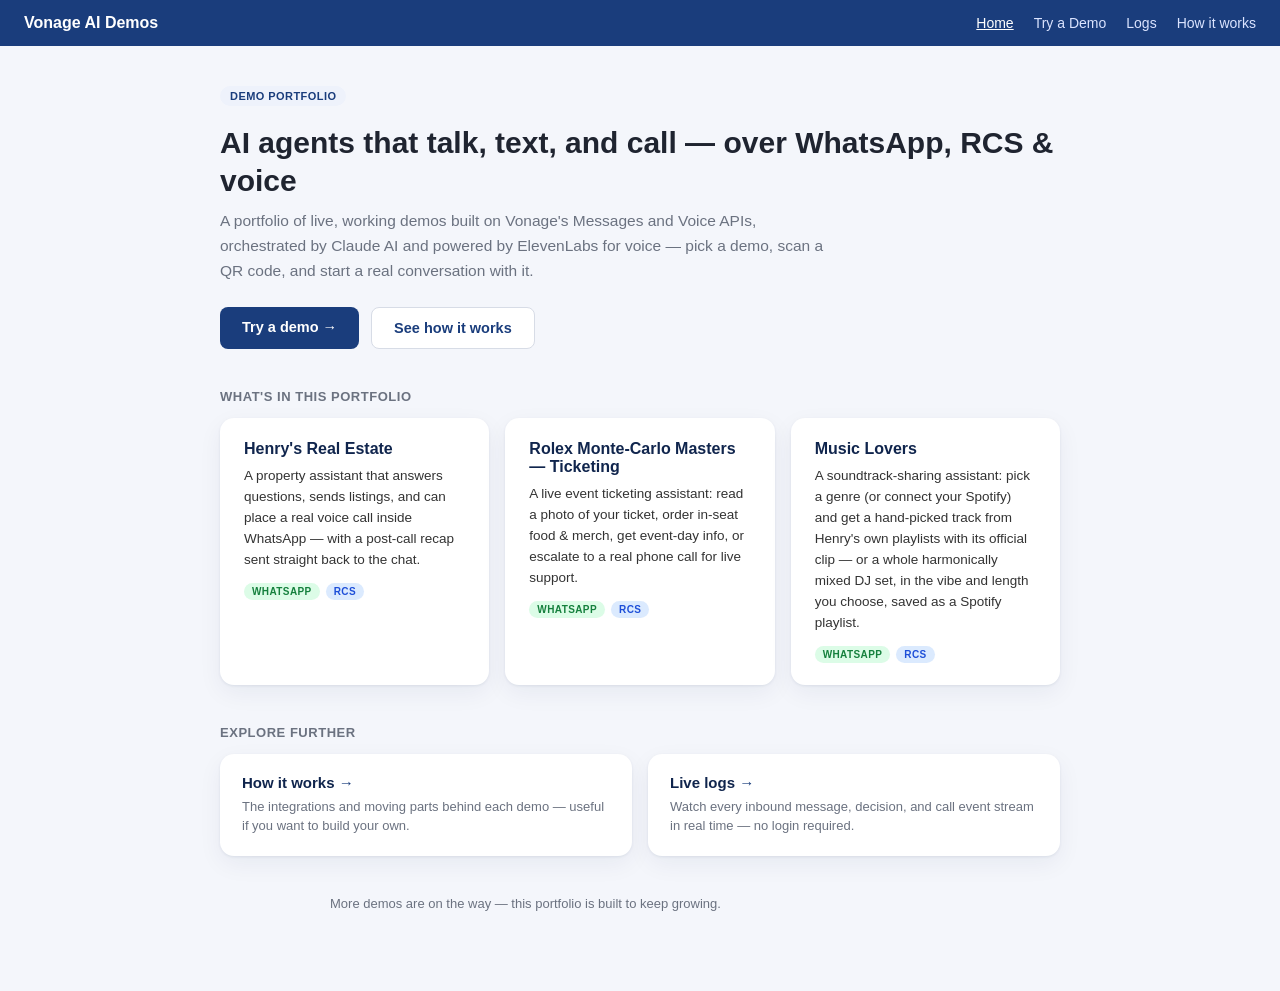
<file: index.html>
<!DOCTYPE html>
<html lang="en">
<head>
<meta charset="UTF-8">
<meta name="viewport" content="width=device-width, initial-scale=1.0">
<title>Vonage AI Demos</title>
<link rel="stylesheet" href="site.css">
<style>
  main { max-width: 880px; margin: 0 auto; padding: 40px 20px 80px; }
  .demo-badge {
    display: inline-block;
    font-size: 11px;
    font-weight: 700;
    letter-spacing: 0.04em;
    text-transform: uppercase;
    background: #eef2fb;
    color: var(--navy);
    padding: 4px 10px;
    border-radius: 999px;
    margin-bottom: 18px;
  }
  h1 { font-size: 30px; margin: 0 0 10px; line-height: 1.25; }
  p.lead { color: var(--muted); margin-top: 0; margin-bottom: 24px; font-size: 15.5px; line-height: 1.6; max-width: 620px; }
  .cta-row { display: flex; gap: 12px; flex-wrap: wrap; margin-bottom: 40px; }
  .btn {
    display: inline-block;
    padding: 12px 22px;
    border-radius: 8px;
    font-size: 14.5px;
    font-weight: 600;
    text-decoration: none;
    transition: background 0.15s ease;
  }
  .btn-primary { background: var(--navy); color: #fff; }
  .btn-primary:hover { background: var(--navy-dark); }
  .btn-secondary { background: #fff; color: var(--navy); border: 1px solid #d7dce6; }
  .btn-secondary:hover { background: #eef2fb; }
  h2.section-title { font-size: 13px; text-transform: uppercase; letter-spacing: 0.04em; color: var(--muted); margin: 0 0 14px; }
  .demo-grid {
    display: grid;
    grid-template-columns: repeat(auto-fit, minmax(260px, 1fr));
    gap: 16px;
    margin-bottom: 40px;
  }
  .demo-card {
    background: var(--card);
    border-radius: 14px;
    padding: 22px 24px;
    box-shadow: var(--shadow);
    text-decoration: none;
    color: inherit;
    display: block;
    transition: box-shadow 0.15s ease, transform 0.15s ease;
  }
  .demo-card:hover { box-shadow: 0 2px 6px rgba(16, 37, 77, 0.12), 0 12px 28px rgba(16, 37, 77, 0.1); transform: translateY(-1px); }
  .demo-card h3 { margin: 0 0 8px; font-size: 16px; color: var(--navy-dark); }
  .demo-card p { margin: 0 0 12px; font-size: 13.5px; line-height: 1.55; color: #333; }
  .channel-tags { display: flex; gap: 6px; flex-wrap: wrap; }
  .channel-tag {
    display: inline-block;
    font-size: 10px;
    font-weight: 700;
    letter-spacing: 0.04em;
    text-transform: uppercase;
    padding: 3px 8px;
    border-radius: 999px;
  }
  .channel-tag.whatsapp { background: #dcfce7; color: #15803d; }
  .channel-tag.rcs { background: #dbeafe; color: #1d4ed8; }
  .link-grid {
    display: grid;
    grid-template-columns: repeat(auto-fit, minmax(240px, 1fr));
    gap: 16px;
  }
  .link-card {
    background: var(--card);
    border-radius: 14px;
    padding: 20px 22px;
    box-shadow: var(--shadow);
    text-decoration: none;
    color: inherit;
    display: block;
    transition: box-shadow 0.15s ease, transform 0.15s ease;
  }
  .link-card:hover { box-shadow: 0 2px 6px rgba(16, 37, 77, 0.12), 0 12px 28px rgba(16, 37, 77, 0.1); transform: translateY(-1px); }
  .link-card h3 { margin: 0 0 6px; font-size: 15px; color: var(--navy-dark); }
  .link-card p { margin: 0; font-size: 13px; color: var(--muted); line-height: 1.5; }
  .link-card .arrow { color: var(--navy); font-weight: 700; }
  p.note {
    max-width: 620px;
    margin: 40px auto 0;
    font-size: 13px;
    color: var(--muted);
  }
</style>
</head>
<body>

<nav>
  <span class="brand">Vonage AI Demos</span>
  <a href="index.html" class="active">Home</a>
  <a href="demo.html">Try a Demo</a>
  <a href="logs.html">Logs</a>
  <a href="architecture.html">How it works</a>
</nav>

<main>
  <span class="demo-badge">Demo Portfolio</span>
  <h1>AI agents that talk, text, and call — over WhatsApp, RCS &amp; voice</h1>
  <p class="lead">A portfolio of live, working demos built on Vonage's Messages and Voice APIs, orchestrated by Claude AI and powered by ElevenLabs for voice — pick a demo, scan a QR code, and start a real conversation with it.</p>

  <div class="cta-row">
    <a href="demo.html" class="btn btn-primary">Try a demo →</a>
    <a href="architecture.html" class="btn btn-secondary">See how it works</a>
  </div>

  <h2 class="section-title">What's in this portfolio</h2>
  <div class="demo-grid">
    <a class="demo-card" href="demo.html">
      <h3>Henry's Real Estate</h3>
      <p>A property assistant that answers questions, sends listings, and can place a real voice call inside WhatsApp — with a post-call recap sent straight back to the chat.</p>
      <div class="channel-tags">
        <span class="channel-tag whatsapp">WhatsApp</span>
        <span class="channel-tag rcs">RCS</span>
      </div>
    </a>
    <a class="demo-card" href="demo.html">
      <h3>Rolex Monte-Carlo Masters — Ticketing</h3>
      <p>A live event ticketing assistant: read a photo of your ticket, order in-seat food &amp; merch, get event-day info, or escalate to a real phone call for live support.</p>
      <div class="channel-tags">
        <span class="channel-tag whatsapp">WhatsApp</span>
        <span class="channel-tag rcs">RCS</span>
      </div>
    </a>
    <a class="demo-card" href="demo.html?demo=henry-music-lovers">
      <h3>Music Lovers</h3>
      <p>A soundtrack-sharing assistant: pick a genre (or connect your Spotify) and get a hand-picked track from Henry's own playlists with its official clip — or a whole harmonically mixed DJ set, in the vibe and length you choose, saved as a Spotify playlist.</p>
      <div class="channel-tags">
        <span class="channel-tag whatsapp">WhatsApp</span>
        <span class="channel-tag rcs">RCS</span>
      </div>
    </a>
  </div>

  <h2 class="section-title">Explore further</h2>
  <div class="link-grid">
    <a class="link-card" href="architecture.html">
      <h3>How it works <span class="arrow">→</span></h3>
      <p>The integrations and moving parts behind each demo — useful if you want to build your own.</p>
    </a>
    <a class="link-card" href="logs.html">
      <h3>Live logs <span class="arrow">→</span></h3>
      <p>Watch every inbound message, decision, and call event stream in real time — no login required.</p>
    </a>
  </div>

  <p class="note">More demos are on the way — this portfolio is built to keep growing.</p>
</main>

</body>
</html>
</file>
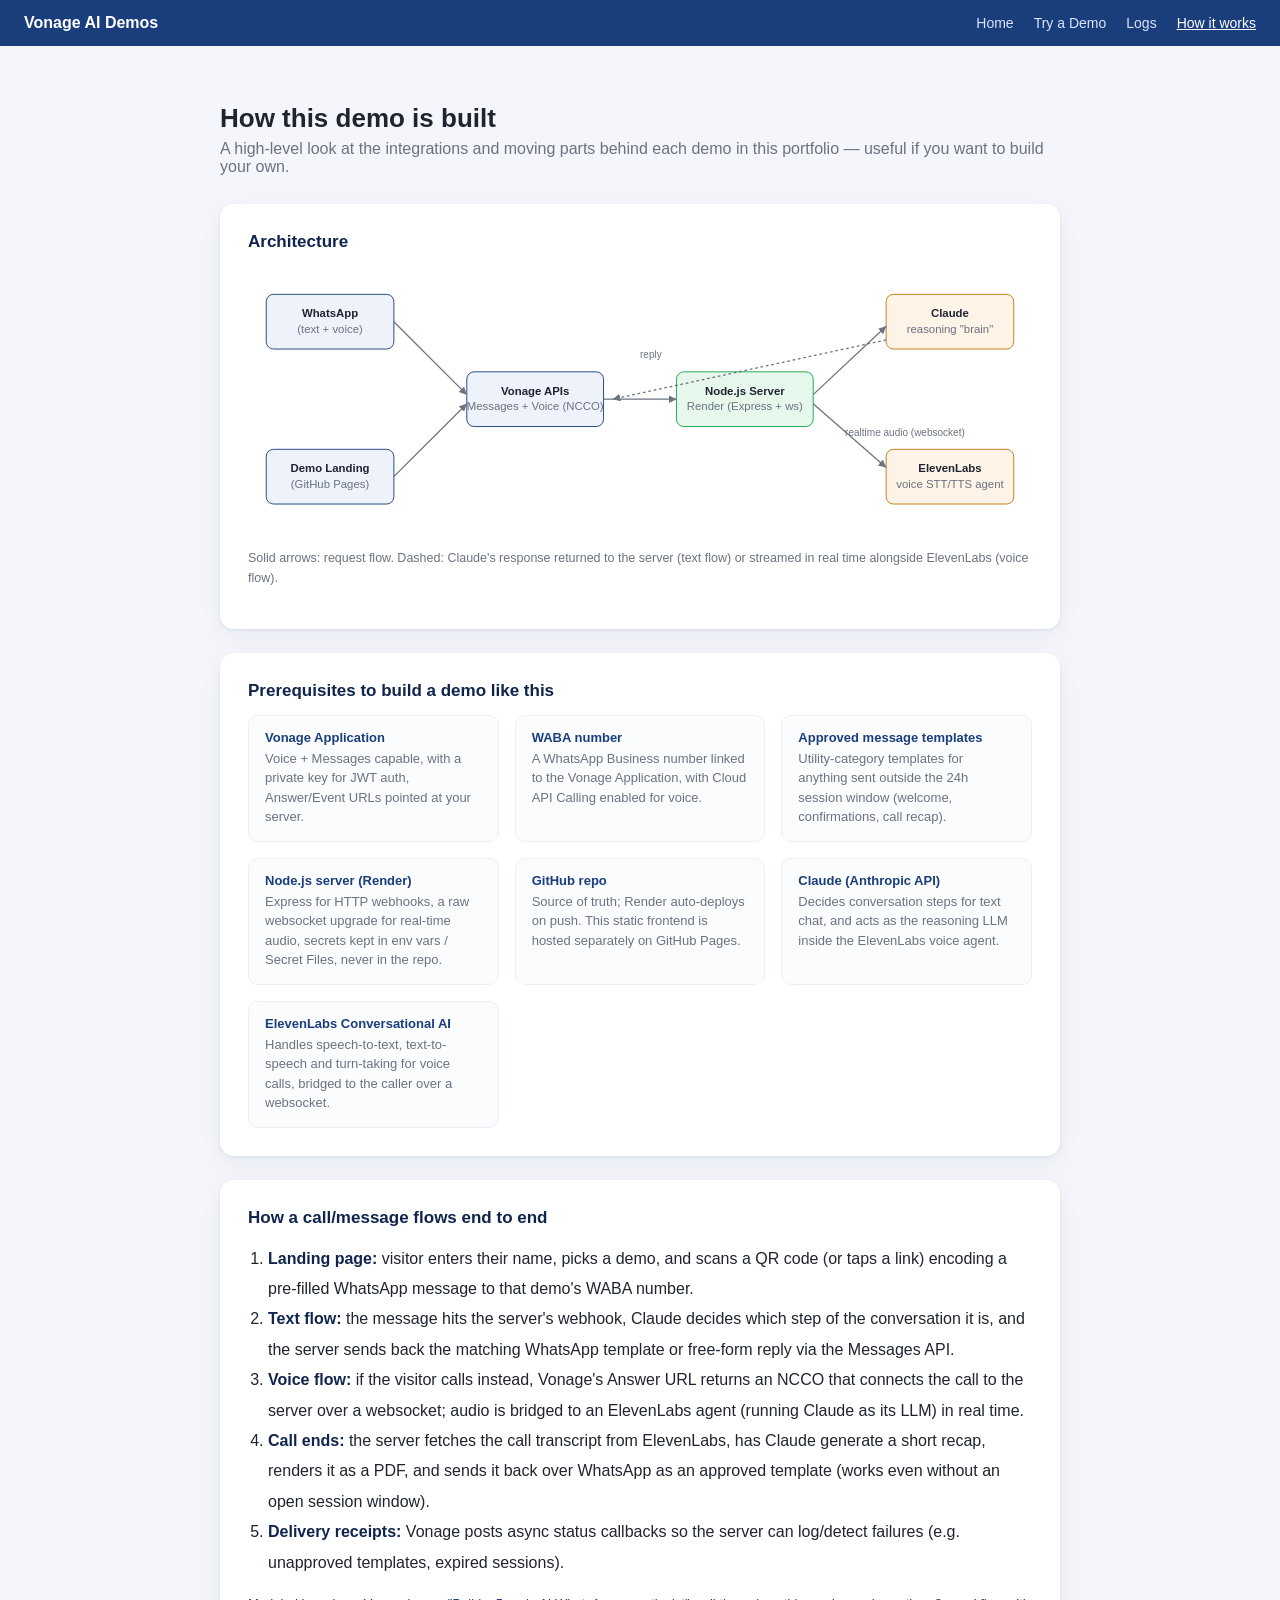
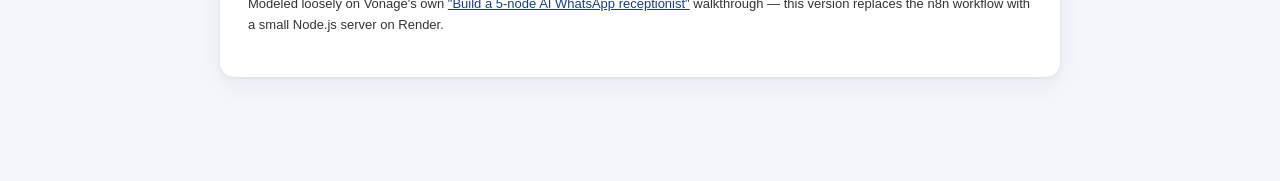
<file: architecture.html>
<!DOCTYPE html>
<html lang="en">
<head>
<meta charset="UTF-8">
<meta name="viewport" content="width=device-width, initial-scale=1.0">
<title>How it works — Vonage AI Demos</title>
<link rel="stylesheet" href="site.css">
<style>
  main { max-width: 880px; margin: 0 auto; padding: 40px 20px 80px; }
  h1 { font-size: 26px; margin-bottom: 6px; }
  p.lead { color: var(--muted); margin-top: 0; margin-bottom: 28px; }
  .card {
    background: var(--card);
    border-radius: 14px;
    padding: 28px;
    box-shadow: var(--shadow);
    margin-bottom: 24px;
  }
  .card h2 { font-size: 17px; margin-top: 0; color: var(--navy-dark); }
  .card p { line-height: 1.6; color: #333; }
  .grid {
    display: grid;
    grid-template-columns: repeat(auto-fit, minmax(220px, 1fr));
    gap: 16px;
    margin-top: 12px;
  }
  .item {
    border: 1px solid #eceff5;
    border-radius: 10px;
    padding: 14px 16px;
    background: #fbfcfe;
  }
  .item .k { font-size: 13px; font-weight: 700; color: var(--navy); margin-bottom: 4px; }
  .item .v { font-size: 13px; color: var(--muted); line-height: 1.5; }
  ol.steps { padding-left: 20px; line-height: 1.9; }
  ol.steps li strong { color: var(--navy-dark); }
  .ref {
    font-size: 13px;
    color: var(--muted);
    margin-top: 6px;
  }
  .ref a { color: var(--navy); }
  svg text { font-family: var(--font-sans); }
</style>
</head>
<body>

<nav>
  <span class="brand">Vonage AI Demos</span>
  <a href="index.html">Home</a>
  <a href="demo.html">Try a Demo</a>
  <a href="logs.html">Logs</a>
  <a href="architecture.html" class="active">How it works</a>
</nav>

<main>
  <h1>How this demo is built</h1>
  <p class="lead">A high-level look at the integrations and moving parts behind each demo in this portfolio — useful if you want to build your own.</p>

  <div class="card">
    <h2>Architecture</h2>
    <svg viewBox="0 0 860 300" width="100%" height="auto" role="img" aria-label="Architecture diagram">
      <defs>
        <marker id="arrow" markerWidth="8" markerHeight="8" refX="6" refY="3" orient="auto">
          <path d="M0,0 L6,3 L0,6 Z" fill="#6b7280"/>
        </marker>
      </defs>

      <!-- Boxes -->
      <g font-size="12.5" fill="#1f2430">
        <rect x="20" y="30" width="140" height="60" rx="8" fill="#eef2fb" stroke="#1a3d7c"/>
        <text x="90" y="55" text-anchor="middle" font-weight="700">WhatsApp</text>
        <text x="90" y="72" text-anchor="middle" fill="#6b7280">(text + voice)</text>

        <rect x="20" y="200" width="140" height="60" rx="8" fill="#eef2fb" stroke="#1a3d7c"/>
        <text x="90" y="225" text-anchor="middle" font-weight="700">Demo Landing</text>
        <text x="90" y="242" text-anchor="middle" fill="#6b7280">(GitHub Pages)</text>

        <rect x="240" y="115" width="150" height="60" rx="8" fill="#eef2fb" stroke="#1a3d7c"/>
        <text x="315" y="140" text-anchor="middle" font-weight="700">Vonage APIs</text>
        <text x="315" y="157" text-anchor="middle" fill="#6b7280">Messages + Voice (NCCO)</text>

        <rect x="470" y="115" width="150" height="60" rx="8" fill="#e6f7ec" stroke="#16a34a"/>
        <text x="545" y="140" text-anchor="middle" font-weight="700">Node.js Server</text>
        <text x="545" y="157" text-anchor="middle" fill="#6b7280">Render (Express + ws)</text>

        <rect x="700" y="30" width="140" height="60" rx="8" fill="#fdf3e6" stroke="#c2760a"/>
        <text x="770" y="55" text-anchor="middle" font-weight="700">Claude</text>
        <text x="770" y="72" text-anchor="middle" fill="#6b7280">reasoning "brain"</text>

        <rect x="700" y="200" width="140" height="60" rx="8" fill="#fdf3e6" stroke="#c2760a"/>
        <text x="770" y="225" text-anchor="middle" font-weight="700">ElevenLabs</text>
        <text x="770" y="242" text-anchor="middle" fill="#6b7280">voice STT/TTS agent</text>
      </g>

      <!-- Arrows -->
      <g stroke="#6b7280" stroke-width="1.4" marker-end="url(#arrow)" fill="none">
        <path d="M160,60 L240,140"/>
        <path d="M160,230 L240,150"/>
        <path d="M390,145 L470,145"/>
        <path d="M620,140 L700,65"/>
        <path d="M620,150 L700,220"/>
        <path d="M700,80 L400,145" stroke-dasharray="3,3"/>
      </g>
      <text x="430" y="100" font-size="11" fill="#6b7280">reply</text>
      <text x="655" y="185" font-size="11" fill="#6b7280">realtime audio (websocket)</text>
    </svg>
    <p style="font-size:12.5px; color:var(--muted); margin-top:4px;">Solid arrows: request flow. Dashed: Claude's response returned to the server (text flow) or streamed in real time alongside ElevenLabs (voice flow).</p>
  </div>

  <div class="card">
    <h2>Prerequisites to build a demo like this</h2>
    <div class="grid">
      <div class="item">
        <div class="k">Vonage Application</div>
        <div class="v">Voice + Messages capable, with a private key for JWT auth, Answer/Event URLs pointed at your server.</div>
      </div>
      <div class="item">
        <div class="k">WABA number</div>
        <div class="v">A WhatsApp Business number linked to the Vonage Application, with Cloud API Calling enabled for voice.</div>
      </div>
      <div class="item">
        <div class="k">Approved message templates</div>
        <div class="v">Utility-category templates for anything sent outside the 24h session window (welcome, confirmations, call recap).</div>
      </div>
      <div class="item">
        <div class="k">Node.js server (Render)</div>
        <div class="v">Express for HTTP webhooks, a raw websocket upgrade for real-time audio, secrets kept in env vars / Secret Files, never in the repo.</div>
      </div>
      <div class="item">
        <div class="k">GitHub repo</div>
        <div class="v">Source of truth; Render auto-deploys on push. This static frontend is hosted separately on GitHub Pages.</div>
      </div>
      <div class="item">
        <div class="k">Claude (Anthropic API)</div>
        <div class="v">Decides conversation steps for text chat, and acts as the reasoning LLM inside the ElevenLabs voice agent.</div>
      </div>
      <div class="item">
        <div class="k">ElevenLabs Conversational AI</div>
        <div class="v">Handles speech-to-text, text-to-speech and turn-taking for voice calls, bridged to the caller over a websocket.</div>
      </div>
    </div>
  </div>

  <div class="card">
    <h2>How a call/message flows end to end</h2>
    <ol class="steps">
      <li><strong>Landing page:</strong> visitor enters their name, picks a demo, and scans a QR code (or taps a link) encoding a pre-filled WhatsApp message to that demo's WABA number.</li>
      <li><strong>Text flow:</strong> the message hits the server's webhook, Claude decides which step of the conversation it is, and the server sends back the matching WhatsApp template or free-form reply via the Messages API.</li>
      <li><strong>Voice flow:</strong> if the visitor calls instead, Vonage's Answer URL returns an NCCO that connects the call to the server over a websocket; audio is bridged to an ElevenLabs agent (running Claude as its LLM) in real time.</li>
      <li><strong>Call ends:</strong> the server fetches the call transcript from ElevenLabs, has Claude generate a short recap, renders it as a PDF, and sends it back over WhatsApp as an approved template (works even without an open session window).</li>
      <li><strong>Delivery receipts:</strong> Vonage posts async status callbacks so the server can log/detect failures (e.g. unapproved templates, expired sessions).</li>
    </ol>
    <p class="ref">Modeled loosely on Vonage's own <a href="https://developer.vonage.com/en/blog/build-a-5-node-ai-whatsapp-receptionist-with-n8n-and-vonage-mcp-tools" target="_blank" rel="noopener">"Build a 5-node AI WhatsApp receptionist"</a> walkthrough — this version replaces the n8n workflow with a small Node.js server on Render.</p>
  </div>
</main>

</body>
</html>
</file>
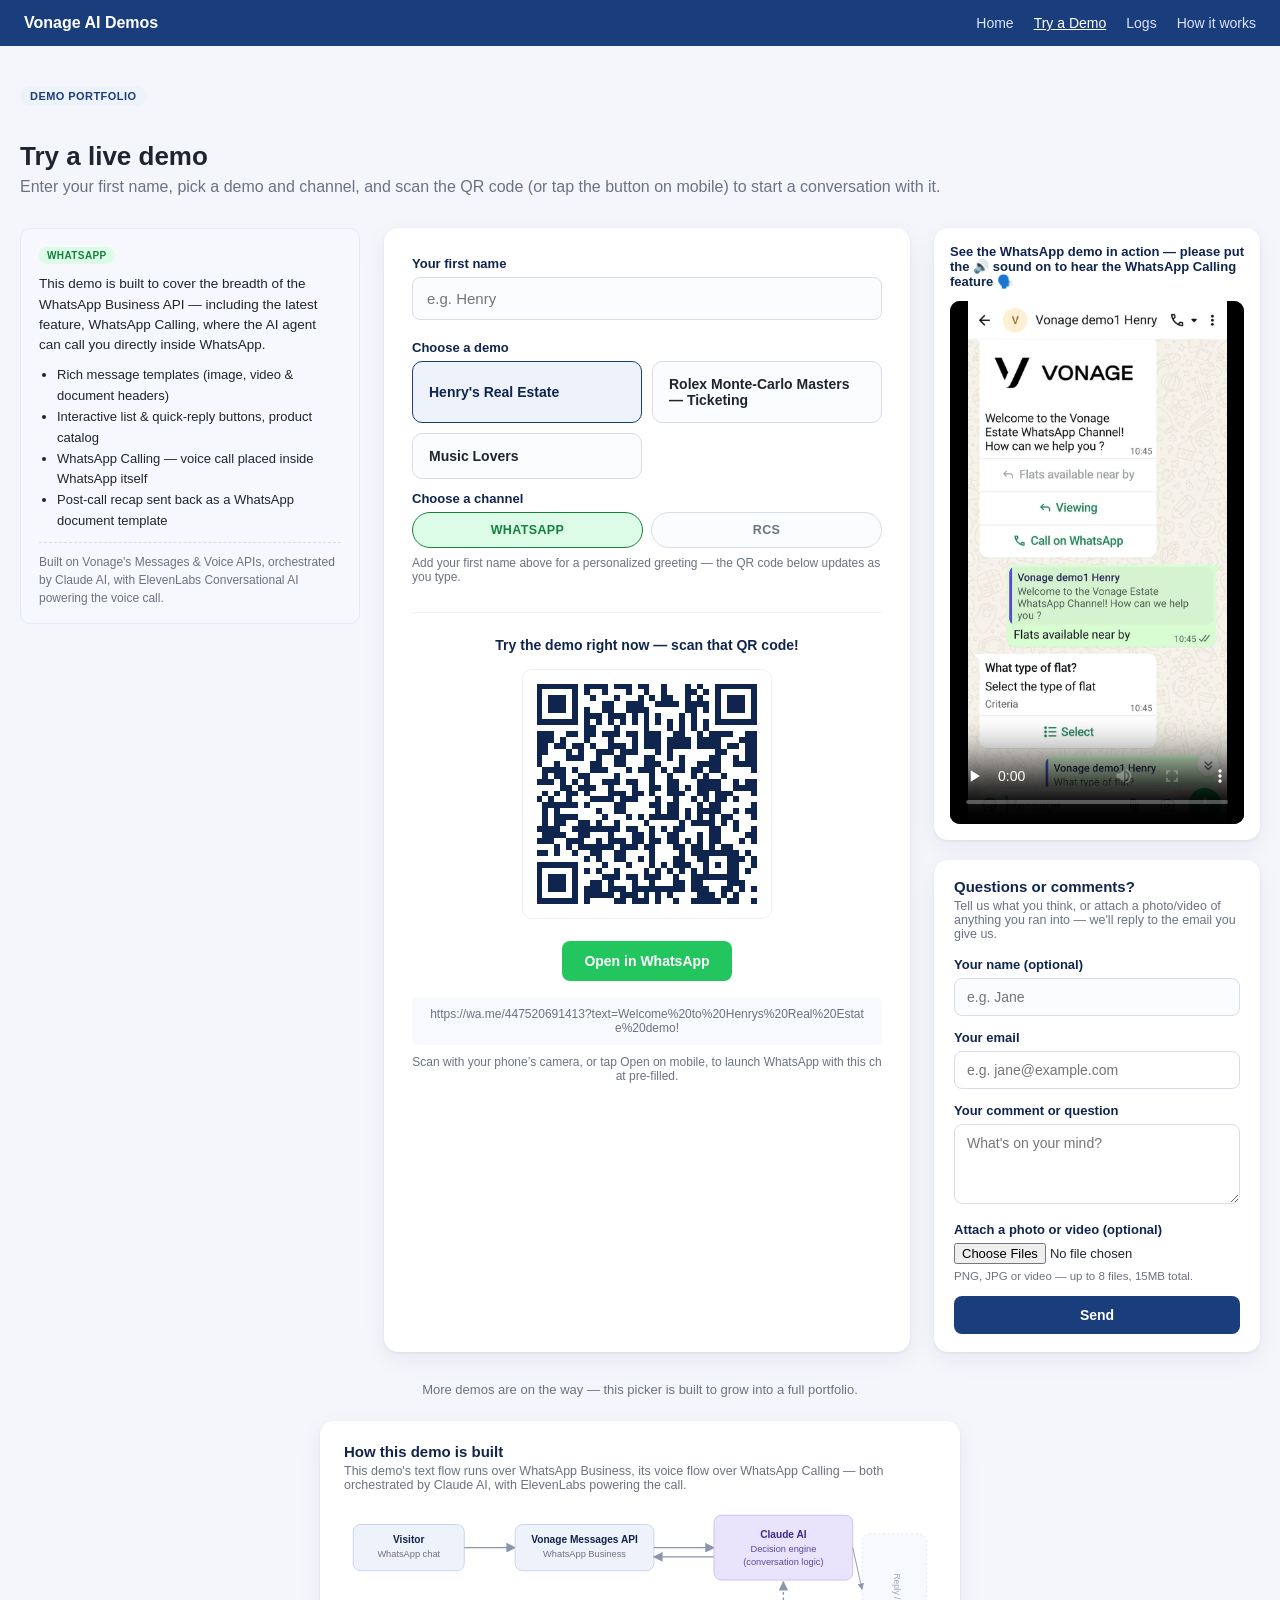
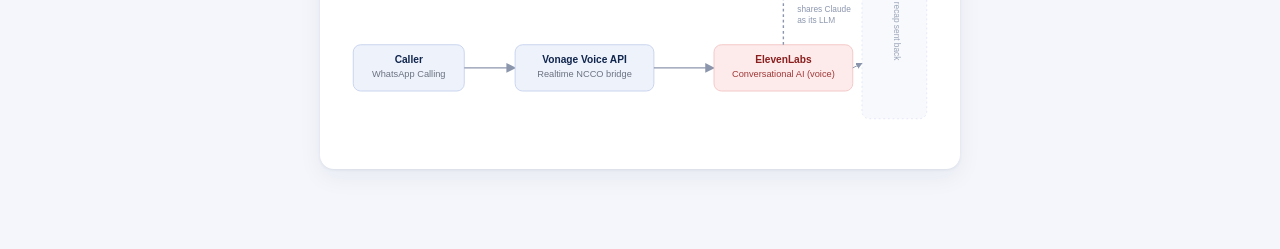
<file: demo.html>
<!DOCTYPE html>
<html lang="en">
<head>
<meta charset="UTF-8">
<meta name="viewport" content="width=device-width, initial-scale=1.0">
<title>Try a Demo — Vonage AI Demos</title>
<link rel="stylesheet" href="site.css">
<style>
  main {
    max-width: 1060px;
    margin: 0 auto;
    padding: 40px 20px 80px;
  }
  .layout-row {
    display: flex;
    gap: 28px;
    /* Stretch (not flex-start) so the QR-code card and the side column
       always end at the same height, whichever one has more content —
       otherwise the shorter box trails off mid-page next to the taller
       one, which looked sloppy once the feedback form made the side
       column noticeably taller than the QR card for most demos. */
    align-items: stretch;
  }
  .layout-row .card { flex: 1 1 480px; max-width: 640px; }
  /* Always visible now — holds the video panel (itself still toggled per
     demo, see updateDemoInfo()) stacked above the feedback form, so the
     form has a permanent home beside the picker card instead of living at
     the bottom of the page. Not sticky (the column can now run taller
     than the viewport once the feedback form is included) — scrolls with
     the page like everything else. */
  .side-column {
    display: flex;
    flex-direction: column;
    gap: 20px;
    flex: 1 1 320px;
    min-width: 260px;
    max-width: 380px;
  }
  /* When the QR card is the taller of the two (demos with no video, so
     the side column is just the feedback card alone), let the feedback
     card itself grow to reach the same bottom edge instead of leaving
     blank tracking space below it inside .side-column. Harmless when the
     video panel is also showing — there's rarely leftover space to fill
     in that case. */
  .side-column .feedback-card { flex: 1 1 auto; }
  /* Hidden by default; only shown for demos with a videoSrc (see
     updateDemoInfo() in the script below). */
  .video-panel { display: none; }
  .video-panel.visible { display: block; }
  .video-panel-inner {
    background: var(--card);
    border-radius: 14px;
    padding: 16px;
    box-shadow: var(--shadow);
  }
  .video-caption {
    margin: 0 0 12px;
    font-size: 13px;
    font-weight: 600;
    color: var(--navy-dark);
  }
  /* Portrait aspect ratio — the recorded walkthrough is a phone screen
     recording, not a landscape video. */
  .video-embed {
    position: relative;
    width: 100%;
    aspect-ratio: 9 / 16;
    border-radius: 10px;
    overflow: hidden;
    background: #000;
  }
  /* Self-hosted <video> for demos with a videoSrc (Real Estate RCS,
     Ticketing RCS, Ticketing WhatsApp — see updateDemoInfo()). object-fit:contain rather than
     cover: the recording's own aspect ratio is taller/narrower than this
     panel's 9:16 box, and contain letterboxes onto the panel's existing
     black background instead of cropping the phone UI. */
  .video-embed video {
    position: absolute;
    inset: 0;
    width: 100%;
    height: 100%;
    object-fit: contain;
    background: #000;
    display: none;
  }
  /* Wide screens (≥1180px): a third column on the LEFT holds the demo
     description (+ the Music Lovers "two parts" strip), so the picker
     card is just name → demo → channel → QR code, and the QR code sits
     a screen-height higher. The nodes are moved between #aboutColumn
     and #aboutSlot (inside the card) by a matchMedia listener in the
     script — CSS alone can't re-parent them. */
  .about-column { display: none; }
  @media (min-width: 1180px) {
    main { max-width: 1400px; }
    .layout-row { gap: 24px; }
    .about-column { display: flex; flex-direction: column; gap: 14px; flex: 0 1 340px; min-width: 280px; }
    .about-column .demo-info { margin-bottom: 0; position: sticky; top: 20px; }
    .about-column .ml-parts { margin: 0; grid-template-columns: 1fr; }
    .layout-row .card { flex: 1 1 520px; max-width: 640px; }
  }
  @media (max-width: 880px) {
    .layout-row { flex-direction: column; }
    .layout-row .card { max-width: none; width: 100%; }
    .side-column { max-width: 100%; }
  }
  h1 { font-size: 26px; margin-bottom: 6px; }
  p.lead { color: var(--muted); margin-top: 0; margin-bottom: 32px; }
  .card {
    background: var(--card);
    border-radius: 14px;
    padding: 28px;
    box-shadow: var(--shadow);
  }
  label, .picker-label {
    display: block;
    font-size: 13px;
    font-weight: 600;
    margin-bottom: 6px;
    color: var(--navy-dark);
  }
  input[type="text"], select {
    width: 100%;
    padding: 12px 14px;
    border-radius: 8px;
    border: 1px solid #d7dce6;
    font-size: 15px;
    margin-bottom: 20px;
    background: #fbfcfe;
  }
  input[type="text"]:focus, select:focus {
    outline: none;
    border-color: var(--navy);
    box-shadow: 0 0 0 3px rgba(26, 61, 124, 0.12);
  }
  button {
    width: 100%;
    padding: 13px;
    border: none;
    border-radius: 8px;
    background: var(--navy);
    color: #fff;
    font-size: 15px;
    font-weight: 600;
    cursor: pointer;
  }
  button:hover { background: var(--navy-dark); }
  button:disabled { background: #a9b6cf; cursor: not-allowed; }
  #result {
    margin-top: 28px;
    text-align: center;
    border-top: 1px solid #eceff5;
    padding-top: 24px;
  }
  .try-now {
    font-weight: 600;
    font-size: 14px;
    color: var(--navy-dark);
    margin: 0 0 16px;
  }
  .name-hint {
    font-size: 12px;
    color: var(--muted);
    margin: -12px 0 20px;
  }
  #qrcode {
    display: inline-block;
    padding: 14px;
    background: #fff;
    border: 1px solid #eceff5;
    border-radius: 10px;
  }
  .open-btn {
    display: inline-block;
    margin-top: 18px;
    background: var(--accent);
    color: #fff;
    text-decoration: none;
    padding: 12px 22px;
    border-radius: 8px;
    font-weight: 600;
    font-size: 14px;
  }
  .open-btn:hover { background: #16a34a; }
  .raw-link {
    margin-top: 16px;
    font-size: 12px;
    color: var(--muted);
    word-break: break-all;
    background: #f8f9fc;
    padding: 10px;
    border-radius: 6px;
  }
  .note {
    max-width: 640px;
    margin: 30px auto 0;
    font-size: 13px;
    color: var(--muted);
    text-align: center;
  }
  .demo-badge {
    display: inline-block;
    font-size: 11px;
    font-weight: 700;
    letter-spacing: 0.04em;
    text-transform: uppercase;
    background: #eef2fb;
    color: var(--navy);
    padding: 4px 10px;
    border-radius: 999px;
    margin-bottom: 18px;
  }
  .family-picker {
    display: grid;
    grid-template-columns: repeat(auto-fit, minmax(180px, 1fr));
    gap: 10px;
    margin-bottom: 20px;
  }
  .family-card {
    display: block;
    width: 100%;
    text-align: left;
    background: #fbfcfe;
    border: 1.5px solid #d7dce6;
    border-radius: 10px;
    padding: 14px 16px;
    font-family: inherit;
    font-size: 14px;
    font-weight: 600;
    color: var(--text);
    cursor: pointer;
    transition: border-color 0.15s ease, background 0.15s ease;
  }
  .family-card:hover { border-color: var(--navy); }
  .family-card.selected {
    border-color: var(--navy);
    background: #eef2fb;
    color: var(--navy-dark);
  }
  .channel-picker-label { margin-top: -8px; }
  .channel-picker {
    display: flex;
    gap: 8px;
    margin-bottom: 20px;
  }
  .channel-chip {
    flex: 1;
    text-align: center;
    padding: 10px 14px;
    border-radius: 999px;
    border: 1.5px solid #d7dce6;
    background: #fbfcfe;
    font-family: inherit;
    font-size: 12.5px;
    font-weight: 700;
    letter-spacing: 0.03em;
    text-transform: uppercase;
    color: var(--muted);
    cursor: pointer;
    transition: border-color 0.15s ease, background 0.15s ease, color 0.15s ease;
  }
  .channel-chip:hover { border-color: var(--navy); }
  .channel-chip.selected.whatsapp { border-color: #15803d; background: #dcfce7; color: #15803d; }
  .channel-chip.selected.rcs { border-color: #1d4ed8; background: #dbeafe; color: #1d4ed8; }
  .demo-info {
    margin-bottom: 20px;
    padding: 16px 18px;
    border-radius: 10px;
    background: #f6f8fd;
    border: 1px solid #e2e8f7;
  }
  .demo-info .channel-tag {
    display: inline-block;
    font-size: 10px;
    font-weight: 700;
    letter-spacing: 0.04em;
    text-transform: uppercase;
    padding: 3px 8px;
    border-radius: 999px;
    margin-bottom: 10px;
  }
  .demo-info .channel-tag.whatsapp { background: #dcfce7; color: #15803d; }
  .demo-info .channel-tag.rcs { background: #dbeafe; color: #1d4ed8; }
  .demo-info p {
    margin: 0 0 10px;
    font-size: 13.5px;
    line-height: 1.5;
    color: var(--text);
  }
  .demo-info ul {
    margin: 0 0 10px;
    padding-left: 18px;
    font-size: 13px;
    color: var(--text);
    line-height: 1.6;
  }
  .demo-info .stack-note {
    margin: 0;
    font-size: 12px;
    color: var(--muted);
    border-top: 1px dashed #d7dce6;
    padding-top: 10px;
  }
  .arch-card {
    max-width: 640px;
    margin: 24px auto 0;
    background: var(--card);
    border-radius: 14px;
    padding: 22px 24px;
    box-shadow: var(--shadow);
  }
  .arch-card h2 {
    font-size: 15px;
    margin: 0 0 4px;
    color: var(--navy-dark);
  }
  .arch-card .arch-caption {
    font-size: 12.5px;
    color: var(--muted);
    margin: 0 0 14px;
  }
  .arch-card svg { width: 100%; height: auto; display: block; }
  .tester-box {
    display: none;
    margin: -6px 0 20px;
    padding: 14px 16px;
    border-radius: 10px;
    background: #fff7ed;
    border: 1px solid #fde4bc;
  }
  .tester-box.visible { display: block; }
  .tester-box p {
    margin: 0 0 10px;
    font-size: 12.5px;
    line-height: 1.5;
    color: #7c4a03;
  }
  .tester-steps {
    margin: 0 0 12px;
    padding: 0 0 0 18px;
    font-size: 12.5px;
    line-height: 1.6;
    color: #7c4a03;
  }
  .tester-steps li { margin: 0 0 2px; }
  .tester-box .tester-row {
    display: flex;
    gap: 8px;
  }
  .tester-format-hint {
    margin: 6px 0 0;
    font-size: 11.5px;
    line-height: 1.5;
    color: #92664a;
  }
  .tester-box input[type="tel"] {
    flex: 1;
    margin-bottom: 0;
    padding: 10px 12px;
    font-size: 14px;
  }
  .tester-box button {
    width: auto;
    white-space: nowrap;
    padding: 10px 16px;
    font-size: 13px;
    background: #b45309;
  }
  .tester-box button:hover { background: #92400e; }
  .tester-box button:disabled { background: #d6b98c; cursor: not-allowed; }
  .tester-status {
    margin-top: 8px;
    font-size: 12.5px;
    font-weight: 600;
  }
  .tester-status.ok { color: #15803d; }
  .tester-status.error { color: #b91c1c; }
  .tester-status.pending { color: #7c4a03; }
  /* Shown while startTesterPolling() (below) is checking every second
     whether the tester has accepted Google's SMS invite yet — gives the
     visitor a clear "we're waiting on you" signal instead of a dead page
     between tapping Register and the QR code appearing. */
  .tester-polling {
    display: none;
    align-items: center;
    gap: 10px;
    margin-top: 10px;
    padding-top: 10px;
    border-top: 1px dashed #fde4bc;
    font-size: 12.5px;
    color: #7c4a03;
  }
  .tester-polling.visible { display: flex; }
  .tester-spinner {
    width: 16px;
    height: 16px;
    flex-shrink: 0;
    border-radius: 50%;
    border: 2.5px solid #fde4bc;
    border-top-color: #b45309;
    animation: tester-spin 0.8s linear infinite;
  }
  @keyframes tester-spin { to { transform: rotate(360deg); } }
  .tester-confirm {
    display: none;
    align-items: center;
    gap: 10px;
    margin-top: 10px;
    padding-top: 10px;
    border-top: 1px dashed #fde4bc;
  }
  .tester-confirm.visible { display: flex; }
  .tester-confirm input[type="checkbox"] {
    /* Manual fallback only now — startTesterPolling() (below) auto-detects
       invite acceptance and ticks this itself in the normal case, so this
       no longer needs to read as the primary call-to-action the way it
       did when it was the only signal (see refreshDemo(), still gated on
       this checkbox either way). Sized down accordingly from its old
       28px/primary-CTA styling. */
    width: 18px;
    height: 18px;
    margin: 0;
    flex-shrink: 0;
    accent-color: #92400e;
    cursor: pointer;
  }
  .tester-confirm label {
    font-size: 12px;
    font-weight: 500;
    color: #7c4a03;
    margin: 0;
    text-transform: none;
    letter-spacing: normal;
  }
  /* Sits in .side-column now (below the video panel, or alone if the
     selected demo has no recording) rather than centered full-width at
     the bottom of the page — no more max-width/auto-margin centering. */
  .feedback-card {
    background: var(--card);
    border-radius: 14px;
    padding: 18px 20px;
    box-shadow: var(--shadow);
  }
  .feedback-card h2 {
    font-size: 15px;
    margin: 0 0 4px;
    color: var(--navy-dark);
  }
  .feedback-card .feedback-caption {
    font-size: 12.5px;
    color: var(--muted);
    margin: 0 0 16px;
  }
  .feedback-card input[type="text"],
  .feedback-card input[type="email"],
  .feedback-card textarea {
    width: 100%;
    padding: 10px 12px;
    border: 1px solid #d7dce6;
    border-radius: 8px;
    font-size: 14px;
    font-family: inherit;
    color: var(--text);
    margin-bottom: 14px;
  }
  .feedback-card textarea { resize: vertical; min-height: 80px; }
  .feedback-card input[type="email"].invalid {
    border-color: #dc2626;
  }
  .feedback-card .field-error {
    display: none;
    font-size: 12px;
    color: #b91c1c;
    margin: -10px 0 12px;
  }
  .feedback-card .field-error.visible { display: block; }
  .feedback-card input[type="file"] {
    display: block;
    width: 100%;
    font-size: 13px;
    margin-bottom: 6px;
  }
  .feedback-card .file-hint {
    font-size: 11.5px;
    color: var(--muted);
    margin: 0 0 14px;
  }
  .feedback-card button {
    background: var(--navy);
    color: #fff;
    border: none;
    padding: 11px 20px;
    border-radius: 8px;
    font-size: 14px;
    font-weight: 600;
    cursor: pointer;
  }
  .feedback-card button:hover { background: var(--navy-dark); }
  .feedback-card button:disabled { background: #9aa8c7; cursor: not-allowed; }
  .feedback-status {
    margin-top: 12px;
    font-size: 13px;
    display: none;
  }
  .feedback-status.visible { display: block; }
  .feedback-status.ok { color: #15803d; }
  .feedback-status.error { color: #b91c1c; }

  /* Music Lovers extras (Henry, Sept 2026) — hero banner + "Connect your
     Spotify" secondary path + explainer steps + genre chips, ported over
     from the now-retired music-lovers.html so folding that demo into this
     single picker doesn't lose its look. Shown only when the selected
     demo's `family` is 'music-lovers' (see updateDemoInfo()) — keyed on
     family rather than the exact demo id, so a future RCS variant of
     Music Lovers (same family, different channel) picks this up too. */
  .ml-hero {
    display: none;
    position: relative;
    margin: 0 0 28px;
    border-radius: 14px;
    overflow: hidden;
    box-shadow: var(--shadow);
    height: 200px;
  }
  .ml-hero.visible { display: block; }
  .ml-hero img { width: 100%; height: 100%; object-fit: cover; object-position: 50% 30%; display: block; }
  .ml-hero-scrim { position: absolute; inset: 0; background: linear-gradient(180deg, rgba(16,20,35,0) 32%, rgba(12,15,26,.82) 100%); }
  .ml-hero-caption { position: absolute; left: 22px; right: 22px; bottom: 16px; color: #fff; }
  .ml-hero-caption .ml-hero-kicker { font-size: 11px; font-weight: 700; letter-spacing: .5px; text-transform: uppercase; color: #C9D6FF; margin-bottom: 3px; }
  .ml-hero-caption h2 { margin: 0 0 2px; font-size: 19px; font-weight: 700; }
  .ml-hero-caption p { margin: 0; font-size: 12.5px; color: #E4E8F5; }

  /* "Two parts" strip at the top of the Music Lovers card — so a visitor
     sees the DJ-mix half of the demo before scrolling past the QR code. */
  .ml-parts { display: none; grid-template-columns: 1fr 1fr; gap: 10px; margin: 14px 0 12px; }
  .ml-parts.visible { display: grid; }
  .ml-part { display: block; text-decoration: none; border: 1px solid #e3e6ee; border-radius: 12px; padding: 12px 14px; background: #fff; color: var(--ink, #14213d); transition: border-color .15s, box-shadow .15s; }
  .ml-part:hover { border-color: #b9c2d6; box-shadow: 0 2px 10px rgba(20,33,61,.08); }
  .ml-part-num { display: inline-flex; align-items: center; justify-content: center; width: 22px; height: 22px; border-radius: 50%; background: #14213d; color: #fff; font-size: 12px; font-weight: 800; margin-right: 8px; }
  .ml-part b { font-size: 14px; }
  .ml-part small { display: block; margin-top: 6px; color: var(--muted); font-size: 12px; line-height: 1.45; }
  .ml-part.accent { background: #14213d; border-color: #14213d; color: #fff; }
  .ml-part.accent .ml-part-num { background: #4f7be8; }
  .ml-part.accent small { color: #c7d0e4; }
  .ml-part.accent:hover { border-color: #4f7be8; }
  @media (max-width: 560px) { .ml-parts { grid-template-columns: 1fr; } }
  /* Part 2 header + feature list */
  .ml-mix-head { margin: 8px 0 18px; padding-top: 22px; border-top: 1px solid #eceff5; scroll-margin-top: 16px; }
  .ml-part-badge { display: inline-block; background: #4f7be8; color: #fff; font-size: 11px; font-weight: 800; letter-spacing: .06em; text-transform: uppercase; padding: 3px 9px; border-radius: 999px; margin-bottom: 8px; }
  .ml-mix-head h3 { margin: 0 0 6px; font-size: 20px; color: var(--navy-dark); }
  .ml-mix-head p { margin: 0 0 10px; color: var(--muted); font-size: 14px; line-height: 1.55; }
  .ml-feature-list { list-style: none; margin: 0 0 10px; padding: 0; display: grid; gap: 6px; }
  .ml-feature-list li { position: relative; padding-left: 26px; font-size: 13.5px; line-height: 1.5; color: var(--ink, #14213d); }
  .ml-feature-list li::before { content: "✓"; position: absolute; left: 0; top: 0; width: 18px; height: 18px; border-radius: 50%; background: #dcfce7; color: #15803d; font-size: 12px; font-weight: 800; display: flex; align-items: center; justify-content: center; }
  .ml-chat-tip { background: #f5f7fb; border-radius: 10px; padding: 10px 12px; font-size: 13px; color: var(--ink, #14213d); }
  .ml-extras { display: none; }
  .ml-extras.visible { display: block; }
  .ml-or-row { display: flex; align-items: center; gap: 10px; color: var(--muted); font-size: 11px; font-weight: 700; letter-spacing: .06em; text-transform: uppercase; margin: 4px 0 18px; }
  .ml-or-row::before, .ml-or-row::after { content: ""; flex: 1; height: 1px; background: #eceff5; }
  .ml-eyebrow-row { display: flex; align-items: center; gap: 10px; margin-bottom: 8px; flex-wrap: wrap; }
  .ml-badge-soon {
    display: inline-block; background: #B45309; color: #fff;
    font-size: 11px; font-weight: 700; letter-spacing: .04em; text-transform: uppercase;
    padding: 4px 10px; border-radius: 999px;
  }
  .ml-path-label { font-size: 15px; font-weight: 700; color: var(--navy-dark); }
  .ml-collect-note { font-size: 12.5px; color: var(--muted); line-height: 1.5; margin: 0 0 14px; max-width: 460px; }
  .ml-field-group { margin-bottom: 16px; max-width: 420px; }
  .ml-field-group label { display: block; font-size: 13px; font-weight: 600; margin-bottom: 6px; color: var(--navy-dark); }
  .ml-field {
    width: 100%; padding: 12px 14px; border-radius: 8px; border: 1px solid #d7dce6;
    font-size: 15px; background: #fbfcfe; font-family: inherit; color: var(--text);
  }
  .ml-field:focus { outline: none; border-color: var(--navy); box-shadow: 0 0 0 3px rgba(26, 61, 124, 0.12); }
  .ml-btn-spotify {
    display: flex; align-items: center; justify-content: center; gap: 8px;
    width: auto; padding: 12px 20px; border-radius: 8px; border: none;
    background: #1DB954; color: #04170B; font-size: 14px; font-weight: 700;
    cursor: pointer; box-shadow: 0 8px 18px -8px rgba(29,185,84,.55);
    margin-bottom: 16px;
  }
  .ml-btn-spotify:hover { background: #1aa34a; }
  .ml-tester-confirm {
    display: flex; align-items: flex-start; gap: 10px;
    margin: 6px 0 0; padding: 12px 0 0; border-top: 1px dashed #eceff5; max-width: 460px;
  }
  .ml-tester-confirm input[type="checkbox"] { margin-top: 2px; flex: none; }
  .ml-mix-optin {
    display: flex; align-items: flex-start; gap: 10px;
    margin: 14px 0 0; padding: 12px 14px; border-radius: 10px; max-width: 460px;
    background: #f3f7ff; border: 1px solid #d6e2fb;
  }
  .ml-mix-optin input[type="checkbox"] { margin-top: 3px; flex: none; }
  .ml-mix-optin label { font-size: 13px; line-height: 1.5; color: var(--ink, #14213d); }
  .ml-mix-optin label small { display: block; color: var(--muted); font-size: 12px; margin-top: 3px; }
  .ml-mix-options { display: grid; gap: 10px; margin: 12px 0 0; padding-left: 26px; }
  .ml-mix-options .ml-mix-q { font-size: 12px; font-weight: 700; letter-spacing: .3px; text-transform: uppercase; color: var(--muted); margin: 0 0 4px; }
  .ml-chipset { display: flex; flex-wrap: wrap; gap: 6px; }
  .ml-chipset label {
    cursor: pointer; font-size: 12.5px; padding: 6px 11px; border-radius: 999px;
    border: 1px solid #cdd8f0; background: #fff; color: var(--ink, #14213d); user-select: none;
  }
  .ml-chipset input { position: absolute; opacity: 0; width: 0; height: 0; }
  .ml-chipset input:checked + label { background: #14213d; border-color: #14213d; color: #fff; }
  .ml-chipset input:focus-visible + label { outline: 2px solid #4f7be8; outline-offset: 2px; }
  .ml-mix-optin.is-off .ml-mix-options { opacity: .45; pointer-events: none; }
  .ml-tester-confirm label { font-size: 12.5px; line-height: 1.55; color: var(--muted); }
  .ml-connect-status { font-size: 12.5px; line-height: 1.5; margin: 10px 0 0; max-width: 460px; display: none; }
  .ml-connect-status.show { display: block; }
  .ml-connect-status.error { color: #B42318; }
  .ml-connect-status.success { color: #15803D; }

  .ml-section-label { font-size: 11px; font-weight: 700; letter-spacing: .44px; text-transform: uppercase; color: var(--muted); margin: 30px 0 12px; }
  .ml-steps { display: grid; grid-template-columns: repeat(3, 1fr); gap: 12px; }
  .ml-step { background: #f6f8fd; border: 1px solid #e2e8f7; border-radius: 10px; padding: 14px 16px; }
  .ml-step .ml-num { display: inline-flex; align-items: center; justify-content: center; width: 20px; height: 20px; background: var(--navy); color: #fff; font-size: 11px; font-weight: 700; border-radius: 50%; margin-bottom: 8px; }
  .ml-step h4 { margin: 0 0 4px; font-size: 13px; font-weight: 700; color: var(--text); }
  .ml-step p { margin: 0; font-size: 12px; line-height: 1.5; color: var(--muted); }

  .ml-genre-block { margin-top: 18px; }
  .ml-genre-block p { margin: 0 0 10px; font-size: 12.5px; color: var(--muted); line-height: 1.5; }
  .ml-genre-block p code { background: #eef2fb; color: var(--navy); padding: .08em .4em; border-radius: 5px; font-size: .92em; }
  .ml-chips { display: flex; flex-wrap: wrap; gap: 8px; }
  .ml-chip { font-size: 11px; font-weight: 700; color: var(--navy); background: #eef2fb; padding: 5px 11px; border-radius: 999px; }

  @media (max-width: 640px) {
    .ml-steps { grid-template-columns: 1fr; }
  }
</style>
</head>
<body>

<nav>
  <span class="brand">Vonage AI Demos</span>
  <a href="index.html">Home</a>
  <a href="demo.html" class="active">Try a Demo</a>
  <a href="logs.html">Logs</a>
  <a href="architecture.html">How it works</a>
</nav>

<main>
  <span class="demo-badge">Demo Portfolio</span>
  <h1>Try a live demo</h1>
  <p class="lead">Enter your first name, pick a demo and channel, and scan the QR code (or tap the button on mobile) to start a conversation with it.</p>

  <div id="mlHero" class="ml-hero">
    <img src="assets/music-lovers-hero.jpg" alt="A crowd dancing in front of a DJ booth">
    <div class="ml-hero-scrim"></div>
    <div class="ml-hero-caption">
      <div class="ml-hero-kicker">Vonage AI Demos</div>
      <h2>Music Lovers</h2>
      <p>Soundtrack-sharing, matched to your taste</p>
    </div>
  </div>

  <div class="layout-row">
  <aside id="aboutColumn" class="about-column" aria-label="About this demo"></aside>
  <div class="card">
    <label for="firstName">Your first name</label>
    <input type="text" id="firstName" placeholder="e.g. Henry" autocomplete="given-name">

    <div class="picker-label" id="familyPickerLabel">Choose a demo</div>
    <div id="familyPicker" class="family-picker" role="group" aria-labelledby="familyPickerLabel"></div>

    <div id="channelPickerLabel" class="picker-label channel-picker-label">Choose a channel</div>
    <div id="channelPicker" class="channel-picker" role="group" aria-labelledby="channelPickerLabel"></div>


    <div id="aboutSlot"></div>
    <div id="demoInfo" class="demo-info"></div>

    <div id="mlParts" class="ml-parts">
      <a class="ml-part" href="#result">
        <span class="ml-part-num">1</span><b>Get a matched track</b>
        <small>Scan the QR code, pick a genre in the chat — one song from Henry's playlists comes back with its official clip and an AI ringtone.</small>
      </a>
      <a class="ml-part accent" href="#mlMixSection">
        <span class="ml-part-num">2</span><b>Build your own DJ mix ↓</b>
        <small>30, 60 or 90 minutes, harmonically mixed from Henry's library or yours, saved as a Spotify playlist and sent to your chat. No sign-in needed.</small>
      </a>
    </div>

    <div id="testerBox" class="tester-box">
      <p>This RCS agent is still in testing, not fully launched with carriers yet — Google Messages only opens a chat with it for approved test numbers. Three quick steps first:</p>
      <ol class="tester-steps">
        <li>Enter your number below and register as a tester.</li>
        <li>Accept the SMS invite Google texts that number ("Make me a tester").</li>
        <li>We'll detect that automatically and reveal your QR code — no need to tell us.</li>
      </ol>
      <div class="tester-row">
        <input type="tel" id="testerPhone" placeholder="e.g. +44 7441 443052" autocomplete="tel">
        <button id="registerTesterBtn" onclick="registerTester()">Register me as a tester</button>
      </div>
      <p class="tester-format-hint">Use international format, including the country code (e.g. +44 7441 443052).</p>
      <div id="testerStatus" class="tester-status"></div>
      <div id="testerPolling" class="tester-polling">
        <span class="tester-spinner" aria-hidden="true"></span>
        <span>Waiting for you to accept the SMS invite on your phone — checking every second…</span>
      </div>
      <div id="testerConfirm" class="tester-confirm">
        <input type="checkbox" id="testerAcceptedInvite" onchange="onTesterInviteToggle()">
        <label for="testerAcceptedInvite">Already accepted it but still waiting here? Tick this to continue manually.</label>
      </div>
    </div>

    <p class="name-hint">Add your first name above for a personalized greeting — the QR code below updates as you type.</p>

    <div id="result">
      <p class="try-now" id="tryNowText">Try the demo right now — scan that QR code!</p>
      <div id="qrcode"></div>
      <div id="openLinkWrap">
        <a id="openLink" class="open-btn" href="#" target="_blank" rel="noopener">Open</a>
      </div>
      <div id="rawLink" class="raw-link"></div>
      <div id="channelNote" class="raw-link" style="background:none;padding:0;margin-top:10px;"></div>
    </div>

    <div id="mlExtras" class="ml-extras">
      <div class="ml-mix-head" id="mlMixSection">
        <span class="ml-part-badge">Part 2</span>
        <h3>Build your own DJ mix</h3>
        <p>Pick a vibe and a length, and the demo plans a real DJ set — not a shuffled playlist — then delivers it to your WhatsApp or RCS conversation.</p>
        <ul class="ml-feature-list">
          <li><b>Harmonically mixed:</b> every transition is key-compatible (Camelot wheel) and the tempo follows a club arc — warm-up, build, peak, landing.</li>
          <li><b>Five vibes, three lengths:</b> chilled, house party, madness, workout or motivational — 30, 60 or 90 minutes.</li>
          <li><b>Two sources:</b> Henry's own record crate (no sign-in), or your own Spotify library (approved testers — the app is in Spotify's preview mode).</li>
          <li><b>What you get:</b> a Spotify playlist in set order, the set sheet (start time · track · BPM · key) and an "arc" chart of the set, all in the chat. Turn on Spotify's Crossfade and it plays as one continuous mix.</li>
          <li><b>Spotify only:</b> tempo and key come from Spotify's own track data; nothing else is downloaded or scraped.</li>
        </ul>
        <div class="ml-chat-tip">💬 Prefer to stay in the chat? Just type <b>"mix"</b> — e.g. <i>"a 30 min chilled mix"</i> or <i>"workout mix for an hour"</i> — in the WhatsApp or RCS conversation you started in part 1.</div>
      </div>

      <div class="ml-field-group">
        <label for="mlWaNumber">Your WhatsApp number</label>
        <input class="ml-field" type="tel" id="mlWaNumber" placeholder="e.g. +44 7441 443052" autocomplete="tel">
        <p class="ml-collect-note" style="margin-top:6px;">Use international format, including the country code — this is where your matched track gets sent.</p>
      </div>

      <div class="ml-mix-optin">
        <input type="checkbox" id="mlMixOptIn" checked>
        <div style="flex:1;min-width:0;">
          <label for="mlMixOptIn">Build my personal DJ mix
            <small>We take each track's tempo and key, order them so every transition mixes cleanly (Camelot wheel), save the result as a Spotify playlist and send you the set sheet plus its "arc" chart on WhatsApp. Turn on Crossfade in Spotify and it plays as one continuous mix. Takes about a minute.</small>
          </label>
          <div class="ml-mix-options">
            <div>
              <p class="ml-mix-q">Where should the tracks come from?</p>
              <div class="ml-chipset" id="mlMixSource">
                <input type="radio" name="mlMixSource" id="mlSrcHenry" value="henry" checked><label for="mlSrcHenry">🎚️ Henry's library</label>
                <input type="radio" name="mlMixSource" id="mlSrcOwn" value="own"><label for="mlSrcOwn">🎧 My own Spotify library</label>
              </div>
              <p class="ml-collect-note ml-src-note" id="mlSrcNote" style="margin-top:6px;"></p>
            </div>
            <div>
              <p class="ml-mix-q">What kind of mix?</p>
              <div class="ml-chipset" id="mlMixVibe">
                <input type="radio" name="mlMixVibe" id="mlVibeChilled" value="chilled"><label for="mlVibeChilled">🌅 Chilled</label>
                <input type="radio" name="mlMixVibe" id="mlVibeHouseparty" value="houseparty" checked><label for="mlVibeHouseparty">🪩 House party</label>
                <input type="radio" name="mlMixVibe" id="mlVibeMadness" value="madness"><label for="mlVibeMadness">🔥 Madness</label>
                <input type="radio" name="mlMixVibe" id="mlVibeWorkout" value="workout"><label for="mlVibeWorkout">🏃 Workout</label>
                <input type="radio" name="mlMixVibe" id="mlVibeMotivational" value="motivational"><label for="mlVibeMotivational">🚀 Motivational</label>
              </div>
            </div>
            <div>
              <p class="ml-mix-q">How long?</p>
              <div class="ml-chipset" id="mlMixDuration">
                <input type="radio" name="mlMixDuration" id="mlDur30" value="30"><label for="mlDur30">30 min</label>
                <input type="radio" name="mlMixDuration" id="mlDur60" value="60" checked><label for="mlDur60">60 min</label>
                <input type="radio" name="mlMixDuration" id="mlDur90" value="90"><label for="mlDur90">90 min</label>
              </div>
            </div>
          </div>
        </div>
      </div>

      <button class="ml-btn-spotify" id="mlSpotifyConnectBtn" type="button">
        <svg width="16" height="16" viewBox="0 0 24 24" fill="none"><path d="M4 10.5c5-1.4 10.2-1 14.5 1.3M5 14.3c4.2-1.1 8.6-.8 12.2 1.1M6 17.8c3.4-.8 6.9-.6 9.8.9" stroke="#04170B" stroke-width="2.1" stroke-linecap="round"/></svg>
        <span id="mlSpotifyConnectLabel">Share your Spotify playlists</span>
      </button>

      <div class="ml-field-group" id="mlTesterEmailGroup">
        <label for="mlTesterEmail">Your email (optional)</label>
        <input class="ml-field" type="email" id="mlTesterEmail" placeholder="e.g. henry@vonage.com" autocomplete="email">
        <p class="ml-collect-note" style="margin-top:6px;">This is a live developer preview — Spotify only lets in accounts we've approved by hand. Add your email so we can grant you access (usually within minutes); leave it blank only if you already know you've been approved.</p>
      </div>

      <div class="ml-tester-confirm">
        <input type="checkbox" id="mlSpotifyConsent">
        <label for="mlSpotifyConsent" id="mlSpotifyConsentLabel">I agree Vonage can read my Spotify playlists to match a genre and build my mix, and can save that mix as one new private playlist on my account. Nothing else is posted or changed, nothing is kept beyond the demo, and I can revoke access anytime in Spotify settings.</label>
      </div>

      <p class="ml-connect-status" id="mlConnectStatus"></p>

      <div class="ml-section-label">How the two parts fit together</div>
      <div class="ml-steps">
        <div class="ml-step">
          <span class="ml-num">1</span>
          <h4>Pick a genre, or connect Spotify</h4>
          <p>Everyone can pick a genre on WhatsApp instantly. Connecting Spotify for an automatic match is a live preview, currently limited to approved testers.</p>
        </div>
        <div class="ml-step">
          <span class="ml-num">2</span>
          <h4>Track lands on WhatsApp</h4>
          <p>One song, matched to your genre, plus its official clip and an AI-generated ringtone — sent straight back to the same conversation. With the mix option on, a harmonically mixed playlist in the vibe and length you chose — from your library or Henry's — and its arc as an image follow a minute later — play it with Spotify's Crossfade on for a seamless set.</p>
        </div>
        <div class="ml-step">
          <span class="ml-num">3</span>
          <h4>Explore more, or ring in</h4>
          <p>Ask for the artist's bio, upcoming concerts, or book a ticket — or call the WhatsApp number to hear an intro of your matched track.</p>
        </div>
      </div>

      <div class="ml-genre-block">
        <p>Picking a genre on WhatsApp routes to <code>henry_musicselection</code>, with six genres to choose from:</p>
        <div class="ml-chips">
          <span class="ml-chip">Pop</span>
          <span class="ml-chip">Hip-Hop/Rap</span>
          <span class="ml-chip">Indie/Alt</span>
          <span class="ml-chip">Electronic</span>
          <span class="ml-chip">R&amp;B</span>
          <span class="ml-chip">Rock</span>
        </div>
      </div>
    </div>
  </div>

  <aside class="side-column">
    <div id="videoPanel" class="video-panel">
      <div class="video-panel-inner">
        <p class="video-caption" id="videoCaptionText">See this demo in action.</p>
        <div class="video-embed">
          <video id="videoLocal" playsinline preload="none" controls></video>
        </div>
      </div>
    </div>

    <div class="feedback-card">
      <h2>Questions or comments?</h2>
      <p class="feedback-caption">Tell us what you think, or attach a photo/video of anything you ran into — we'll reply to the email you give us.</p>
      <form id="feedbackForm" novalidate>
        <label for="feedbackName">Your name (optional)</label>
        <input type="text" id="feedbackName" name="name" placeholder="e.g. Jane" autocomplete="name">
        <label for="feedbackEmail">Your email</label>
        <input type="email" id="feedbackEmail" name="email" placeholder="e.g. jane@example.com" autocomplete="email" required>
        <div class="field-error" id="feedbackEmailError">Please enter a valid email address (e.g. name@example.com).</div>
        <label for="feedbackMessage">Your comment or question</label>
        <textarea id="feedbackMessage" name="message" placeholder="What's on your mind?"></textarea>
        <label for="feedbackFiles">Attach a photo or video (optional)</label>
        <input type="file" id="feedbackFiles" name="files" accept="image/png,image/jpeg,video/*" multiple>
        <p class="file-hint">PNG, JPG or video — up to 8 files, 15MB total.</p>
        <div class="field-error" id="feedbackFileError"></div>
        <button type="submit" id="feedbackSubmitBtn">Send</button>
        <div class="feedback-status" id="feedbackStatus"></div>
      </form>
    </div>
  </aside>
  </div>

  <p class="note">More demos are on the way — this picker is built to grow into a full portfolio.</p>

  <div class="arch-card">
    <h2>How this demo is built</h2>
    <p class="arch-caption" id="archCaption">Both demos share the same underlying stack — only the messaging channel and voice leg differ.</p>
    <svg viewBox="0 0 640 260" xmlns="http://www.w3.org/2000/svg" role="img" aria-label="Architecture diagram">
      <defs>
        <marker id="arrow" viewBox="0 0 10 10" refX="9" refY="5" markerWidth="7" markerHeight="7" orient="auto-start-reverse">
          <path d="M0,0 L10,5 L0,10 z" fill="#8b96ad"></path>
        </marker>
      </defs>
      <!-- Text/chat flow -->
      <rect x="10" y="20" width="120" height="50" rx="8" fill="#eef2fb" stroke="#c7d2ee"></rect>
      <text x="70" y="40" text-anchor="middle" font-size="11" font-weight="700" fill="#10254d">Visitor</text>
      <text x="70" y="55" text-anchor="middle" font-size="10" fill="#6b7280" id="archChannelIcon">WhatsApp chat</text>

      <line x1="130" y1="45" x2="185" y2="45" stroke="#8b96ad" stroke-width="1.5" marker-end="url(#arrow)"></line>

      <rect x="185" y="20" width="150" height="50" rx="8" fill="#eef2fb" stroke="#c7d2ee"></rect>
      <text x="260" y="40" text-anchor="middle" font-size="11" font-weight="700" fill="#10254d">Vonage Messages API</text>
      <text x="260" y="55" text-anchor="middle" font-size="10" fill="#6b7280" id="archChannelLabel">WhatsApp Business</text>

      <line x1="335" y1="45" x2="400" y2="45" stroke="#8b96ad" stroke-width="1.5" marker-end="url(#arrow)"></line>
      <line x1="400" y1="55" x2="335" y2="55" stroke="#8b96ad" stroke-width="1.5" marker-end="url(#arrow)"></line>

      <rect x="400" y="10" width="150" height="70" rx="8" fill="#e9e3fb" stroke="#cabdf0"></rect>
      <text x="475" y="35" text-anchor="middle" font-size="11" font-weight="700" fill="#3d2c85">Claude AI</text>
      <text x="475" y="50" text-anchor="middle" font-size="10" fill="#5b4a99">Decision engine</text>
      <text x="475" y="64" text-anchor="middle" font-size="10" fill="#5b4a99">(conversation logic)</text>

      <!-- Voice flow -->
      <rect x="10" y="150" width="120" height="50" rx="8" fill="#eef2fb" stroke="#c7d2ee"></rect>
      <text x="70" y="170" text-anchor="middle" font-size="11" font-weight="700" fill="#10254d">Caller</text>
      <text x="70" y="185" text-anchor="middle" font-size="10" fill="#6b7280" id="archVoiceIcon">WhatsApp Calling</text>

      <line x1="130" y1="175" x2="185" y2="175" stroke="#8b96ad" stroke-width="1.5" marker-end="url(#arrow)"></line>

      <rect x="185" y="150" width="150" height="50" rx="8" fill="#eef2fb" stroke="#c7d2ee"></rect>
      <text x="260" y="170" text-anchor="middle" font-size="11" font-weight="700" fill="#10254d">Vonage Voice API</text>
      <text x="260" y="185" text-anchor="middle" font-size="10" fill="#6b7280" id="archVoiceLabel">Realtime NCCO bridge</text>

      <line x1="335" y1="175" x2="400" y2="175" stroke="#8b96ad" stroke-width="1.5" marker-end="url(#arrow)"></line>

      <rect x="400" y="150" width="150" height="50" rx="8" fill="#fdeaea" stroke="#f3c6c6"></rect>
      <text x="475" y="170" text-anchor="middle" font-size="11" font-weight="700" fill="#8a1f1f">ElevenLabs</text>
      <text x="475" y="185" text-anchor="middle" font-size="10" fill="#a13939">Conversational AI (voice)</text>

      <line x1="475" y1="150" x2="475" y2="82" stroke="#8b96ad" stroke-width="1.5" stroke-dasharray="3,3" marker-end="url(#arrow)"></line>
      <text x="490" y="115" font-size="9" fill="#8b96ad">shares Claude</text>
      <text x="490" y="126" font-size="9" fill="#8b96ad">as its LLM</text>

      <rect x="560" y="30" width="70" height="200" rx="8" fill="#f8f9fc" stroke="#e2e8f7" stroke-dasharray="2,3"></rect>
      <text x="595" y="120" text-anchor="middle" font-size="9" fill="#9aa4b8" transform="rotate(90 595 120)">Reply / recap sent back</text>
      <line x1="550" y1="45" x2="560" y2="90" stroke="#8b96ad" stroke-width="1" marker-end="url(#arrow)"></line>
      <line x1="550" y1="175" x2="560" y2="170" stroke="#8b96ad" stroke-width="1" marker-end="url(#arrow)"></line>
    </svg>
  </div>
</main>

<script src="assets/vendor/qrcode.min.js"></script>
<script src="site.js"></script>
<script>
  // Portfolio of demos. Add a new entry here to add it to the picker — no
  // other page changes required, as long as the entry's channel is either
  // 'whatsapp' (needs wabaNumber, approved greeting template) or 'rcs'
  // (needs rcsServiceId + botName, from the RBM agent's deep-link config).
  // family/familyLabel group same-demo-different-channel entries under one
  // picker card (see FAMILIES below) — reuse an existing family id to add
  // a new channel to an existing demo, or use a new one to add a whole new
  // demo card. Each entry's own `id` also works as a page deep link —
  // demo.html?demo=<id> opens straight to that demo/channel instead of
  // the picker's default first entry (see the deep-link block below the
  // FAMILIES setup), handy for sending a prospect a link to one specific
  // demo without them navigating the picker themselves.
  const DEMOS = [
    {
      id: 'henry-real-estate',
      label: "Henry's Real Estate (WhatsApp)",
      // family/familyLabel group demos that are "the same demo, different
      // channel" under one card in the picker (see FAMILIES below) — every
      // demo sharing a family id shows up as channel chips under one
      // family card instead of its own separate picker entry.
      family: 'real-estate',
      familyLabel: "Henry's Real Estate",
      channel: 'whatsapp',
      wabaNumber: '447520691413', // Vonage Estate WABA
      // No apostrophes in the greeting text — some deep-link/QR consumers
      // (confirmed with the RCS demo's native Camera app test) mishandle
      // the encoded apostrophe. "I'm"/"Henry's" avoided on purpose.
      greeting: (name) => `Hi, Im ${name} — Welcome to Henrys Real Estate demo!`,
      description: 'This demo is built to cover the breadth of the WhatsApp Business API — including the latest feature, WhatsApp Calling, where the AI agent can call you directly inside WhatsApp.',
      highlights: [
        'Rich message templates (image, video & document headers)',
        'Interactive list & quick-reply buttons, product catalog',
        'WhatsApp Calling — voice call placed inside WhatsApp itself',
        'Post-call recap sent back as a WhatsApp document template',
      ],
      // Self-hosted, like the other three demo videos — this recording
      // was 96MB, which made Drive's /preview iframe fall back to a
      // degraded ad interstitial for anonymous viewers, needing an extra
      // click. Audio stream copied untouched (real WhatsApp Calling audio).
      videoSrc: 'assets/real-estate-whatsapp-demo-video.mp4?v=ccf5081504',
      videoCaption: 'See the WhatsApp demo in action — please put the 🔊 sound on to hear the WhatsApp Calling feature 🗣️',
      // Click-to-play poster (see updateDemoInfo()) — a screenshot of this
      // demo's own WhatsApp flow rather than Drive's generic thumbnail.
      posterImage: 'assets/real-estate-whatsapp-video-poster.jpg',
    },
    {
      id: 'henry-real-estate-rcs',
      label: "Henry's Real Estate (RCS)",
      family: 'real-estate',
      familyLabel: "Henry's Real Estate",
      channel: 'rcs',
      rcsServiceId: 'henry_rcs_demo3_byrrgzuw_agent@rbm.goog',
      botName: 'Vonage RCS Demo-Henry',
      greeting: (name) => `Hi, Im ${name} — Welcome to Henrys Real Estate demo!`,
      description: 'This demo is built to cover the breadth of RCS Business Messaging — rich cards, suggestion chips and native actions — plus voice escalation to a real PSTN phone call for a richer conversation.',
      highlights: [
        'Rich cards with images and tappable suggestion chips',
        'Native actions: dial, view/share location — no template approval needed',
        'PSTN Voice escalation — a real phone call to the same AI agent',
        'Post-call recap & booking confirmation sent back over RCS',
      ],
      // Self-hosted, unlike the recordingId (Drive) demos elsewhere in
      // this array — this file is large enough (73MB uncompressed) that
      // Google Drive's /preview embed fell back to a degraded,
      // ad-supported interstitial instead of the actual player, which is
      // what forced a second click to really start playback. A local
      // <video> (see updateDemoInfo()) can't hit that fallback at all.
      // Cache-busting query string (bump on every file replacement) —
      // GitHub Pages/Fastly cache this 10 minutes (max-age=600) and browsers
      // cache it far longer client-side, so overwriting the file in place
      // silently served stale (often still-noisy) audio/video to anyone who'd
      // loaded the page recently, with no way to tell from the page itself.
      videoSrc: 'assets/rcs-demo-video.mp4?v=7faf490003',
      videoCaption: 'See the RCS demo in action — rich cards, suggestion chips, and live voice escalation to a real phone call.',
      // Poster for the native <video> element above — a screenshot of
      // this demo's own conversation rather than a generic thumbnail.
      posterImage: 'assets/rcs-video-poster.jpg',
    },
    {
      id: 'henry-ticketing-rcs',
      label: 'Rolex Monte-Carlo Masters — Ticketing (RCS)',
      family: 'ticketing',
      familyLabel: 'Rolex Monte-Carlo Masters — Ticketing',
      channel: 'rcs',
      // Same RCS agent/number as Henry's Real Estate (RCS) above, by design
      // — this demo is told apart purely by the pre-filled greeting text
      // below (the backend keys off the word "ticketing" in it, see
      // websocketcalls/lib/demoRouter.js). No separate agent to register.
      rcsServiceId: 'henry_rcs_demo3_byrrgzuw_agent@rbm.goog',
      botName: 'Vonage RCS Demo-Henry',
      greeting: (name) => `Hi, Im ${name} — Welcome to the Ticketing demo!`,
      description: 'A live event ticketing assistant for the Rolex Monte-Carlo Masters — retrieve your e-ticket, order in-seat food & merch, and get event-day info, all over RCS rich cards.',
      highlights: [
        'Upload a photo of your ticket — Claude reads seat, gate, date & price back to you',
        'Conversational in-seat food & merch ordering, delivered or collect-at-stand',
        'Rich cards for e-tickets, event schedule & shuttle info',
        'Contact us — escalates to a real PSTN phone call, same as the Real Estate demo',
      ],
      // Self-hosted, like the other two demo videos — this recording had
      // no audio to begin with (silent screen capture), so the track was
      // stripped entirely rather than left in.
      videoSrc: 'assets/ticketing-rcs-demo-video.mp4?v=440534782b',
      videoCaption: 'See the Ticketing RCS demo in action — rich cards, in-seat ordering, and event-day info.',
      // Click-to-play poster — a screenshot of this demo's own "you won a
      // prize" result rather than a generic frame from the recording.
      posterImage: 'assets/ticketing-rcs-video-poster.jpg',
    },
    {
      id: 'henry-ticketing-whatsapp',
      label: 'Rolex Monte-Carlo Masters — Ticketing (WhatsApp)',
      family: 'ticketing',
      familyLabel: 'Rolex Monte-Carlo Masters — Ticketing',
      channel: 'whatsapp',
      // Shares Henry's Real Estate WhatsApp number — a genuinely
      // dedicated number (447312277021, from the original Node-RED flow)
      // was never linked to the Vonage Application, so the first live
      // test never reached the backend at all. Same trick as the two RCS
      // demos sharing one agent: the backend tells this demo apart by the
      // greeting text below (must keep saying "Welcome to the Ticketing
      // demo!" — see websocketcalls/lib/demoRouter.js).
      wabaNumber: '447520691413',
      greeting: (name) => `Hi, Im ${name} — Welcome to the Ticketing demo!`,
      description: 'The same live event ticketing assistant as the RCS version, rebuilt for WhatsApp — categorized FAQ menu, native product catalog ordering, and WhatsApp Calling with an AI agent for live support.',
      highlights: [
        'Approved WhatsApp templates for priority access, order confirmation & e-ticket delivery (real PDF attachment)',
        'FAQ as a categorized list menu, and in-seat food/merch ordering via WhatsApp\'s native product catalog',
        'WhatsApp Calling — voice call placed inside WhatsApp, answered by a dedicated ticketing AI agent',
        'Win a prize by completing a WhatsApp Flow survey — a real multi-screen native form, not just a text reply',
      ],
      // Self-hosted, like the RCS Real Estate video — Drive's /preview
      // iframe falls back to a degraded ad interstitial for large files
      // viewed anonymously, requiring an extra click to actually play.
      videoSrc: 'assets/ticketing-whatsapp-demo-video.mp4?v=42f3387405',
      videoCaption: 'See the Ticketing WhatsApp demo in action — please put the 🔊 sound on to hear the WhatsApp Calling feature 🗣️',
      // Click-to-play poster (see updateDemoInfo()) — a screenshot of this
      // demo's own "you won a prize" WhatsApp Flow result rather than
      // Drive's generic thumbnail.
      posterImage: 'assets/ticketing-whatsapp-video-poster.jpg',
    },
    {
      id: 'henry-music-lovers',
      label: 'Music Lovers (WhatsApp)',
      family: 'music-lovers',
      familyLabel: 'Music Lovers',
      channel: 'whatsapp',
      // Shares the same WABA number as the rest of the portfolio (see
      // Real Estate/Ticketing above) — the backend tells this demo apart
      // by the greeting text below, which must keep saying "Music Lovers"
      // (see websocketcalls/lib/demoRouter.js). Matches the greeting
      // music-lovers.html's own Spotify-connect page sends, so a visitor
      // ends up in the same flow either way.
      wabaNumber: '447520691413',
      greeting: (name) => `Hi, Im ${name} — Welcome to Music Lovers demo!`,
      description: 'A soundtrack-sharing assistant in two parts: pick a genre on WhatsApp and get a hand-picked track from Henry\'s own playlists sent straight back to the chat, with its official clip and an AI-generated ringtone — then ask for a whole DJ mix, harmonically mixed in the vibe and length you choose, delivered as a Spotify playlist.',
      highlights: [
        'Personalised song pick from Henry\'s own Spotify playlists, matched to your chosen genre',
        'Official track clip plus an AI-generated ringtone sent alongside the pick',
        'WhatsApp Calling — ring in and hear an intro of your matched track before the AI agent picks up',
        'Personal DJ mix (part 2 below, or just type "mix" in the chat): 30–90 minutes, key- and tempo-matched, saved as a Spotify playlist with its set sheet and arc chart',
      ],
      // Self-hosted, like the other three demo videos in this array —
      // Henry's own WhatsApp screen recording, trimmed to the first 2:25
      // and downscaled/re-encoded (720x1600, ~230kbps video + 192kbps AAC
      // audio) to match the rest of this array's video assets.
      videoSrc: 'assets/music-lovers-whatsapp-demo-video.mp4?v=2230f77f35',
      videoCaption: 'See the WhatsApp demo in action — please put the 🔊 sound on to hear the track clip and ringtone.',
      // Click-to-play poster (see updateDemoInfo()) — Henry's own
      // screenshot of this demo's opening WhatsApp screen (hero image +
      // genre-picker prompt) rather than a generic frame from the video.
      posterImage: 'assets/music-lovers-whatsapp-video-poster.jpg',
    },
    {
      id: 'henry-music-lovers-rcs',
      label: 'Music Lovers (RCS)',
      family: 'music-lovers',
      familyLabel: 'Music Lovers',
      channel: 'rcs',
      // Same shared RCS agent/number as Real Estate (RCS) and Ticketing
      // (RCS) above — this demo is told apart purely by the pre-filled
      // greeting text below (the backend keys off "music lovers" in it,
      // see websocketcalls/lib/demoRouter.js's MUSIC_LOVERS_KEYWORD_RE,
      // which already existed for the WhatsApp version). No separate agent
      // to register.
      rcsServiceId: 'henry_rcs_demo3_byrrgzuw_agent@rbm.goog',
      botName: 'Vonage RCS Demo-Henry',
      greeting: (name) => `Hi, Im ${name} — Welcome to Music Lovers demo!`,
      description: 'The same soundtrack-sharing assistant as the WhatsApp version, rebuilt for RCS — pick a genre from a rich card, get a hand-picked track from Henry\'s own playlists back with tappable Spotify/YouTube chips, then explore lyrics, biography, concerts and a ringtone via suggestion chips instead of a form.',
      highlights: [
        'Rich cards with tappable genre, Spotify and YouTube chips — no template approval needed',
        'Personalised song pick from Henry\'s own Spotify playlists, matched to your chosen genre',
        '"Explore more" chip menu — lyrics, biography, concerts and an AI-generated ringtone clip',
        'Say it\'s not for you and it\'ll try up to one more song, then suggest a (pretend) concert',
        'Personal DJ mix over RCS too (part 2 below, or just type "mix" in the chat): 30–90 minutes, key- and tempo-matched, saved as a Spotify playlist with its set sheet and arc chart',
      ],
      // Self-hosted, like the other three demo videos in this array —
      // Henry's own RCS (Messages app) screen recording, downscaled/
      // re-encoded to 720x1600 to match the rest of this array's video
      // assets. The source recording has no audio track (Android's
      // screen recorder doesn't capture in-app audio for this one), so
      // unlike the WhatsApp entries this is video-only — no need for a
      // "put sound on" caption.
      videoSrc: 'assets/music-lovers-rcs-demo-video.mp4?v=5a65287c3c',
      videoCaption: 'See the RCS demo in action — rich cards, suggestion chips, and a personalised track pick.',
      // Click-to-play poster (see updateDemoInfo()) — Henry's own
      // screenshot of this demo's opening RCS genre-picker card.
      posterImage: 'assets/music-lovers-rcs-video-poster.jpg',
    },
    // {
    //   id: 'next-demo-id',
    //   label: 'Next Demo Name',
    //   family: 'next-demo-family',
    //   familyLabel: 'Next Demo Name',
    //   channel: 'whatsapp' | 'rcs',
    //   ...channel-specific fields above,
    //   greeting: (name) => `Hi, I'm ${name} — Welcome to <Next Demo> demo!`,
    //   description: '...',
    //   highlights: ['...'],
    // },
  ];

  // `currentDemoId` is the single source of truth for "which demo is
  // currently active" — every function below (updateDemoInfo, refreshDemo,
  // the feedback handler) reads it. Used to be stored as the .value of a
  // hidden, programmatically-driven <select> (a holdover from before the
  // family/channel picker below replaced the real dropdown) rather than a
  // plain variable — removed in the 2026-09 cleanup pass since the DOM
  // element wasn't doing anything a variable doesn't do more simply.
  let currentDemoId = DEMOS[0].id;

  // Groups DEMOS entries sharing a `family` id under one picker card, e.g.
  // "Henry's Real Estate" → { whatsapp: 'henry-real-estate', rcs:
  // 'henry-real-estate-rcs' }. Preserves DEMOS' own order (Object.keys on
  // an object built by insertion order, and FAMILIES.push in DEMOS order),
  // so the picker's card/chip order always matches the DEMOS array above.
  const FAMILIES = [];
  DEMOS.forEach((demo) => {
    let fam = FAMILIES.find((f) => f.id === demo.family);
    if (!fam) {
      fam = { id: demo.family, label: demo.familyLabel, channels: {} };
      FAMILIES.push(fam);
    }
    fam.channels[demo.channel] = demo.id;
  });

  const CHANNEL_CHIP_LABEL = { whatsapp: 'WhatsApp', rcs: 'RCS' };
  const familyPickerEl = document.getElementById('familyPicker');
  const channelPickerEl = document.getElementById('channelPicker');
  const channelPickerLabel = document.getElementById('channelPickerLabel');

  // Defaults to DEMOS[0]'s family/channel — matches currentDemoId's own
  // default above.
  let selectedFamilyId = DEMOS[0].family;
  let selectedChannel = DEMOS[0].channel;

  // Deep link support: ?demo=<id> (see each entry's `id` in DEMOS above)
  // pre-selects a specific demo/channel on load — e.g. so a link shared
  // with a prospect opens straight to Ticketing RCS instead of making
  // them navigate the family/channel picker themselves. Silently falls
  // back to DEMOS[0] (already the default above) on a missing or unknown
  // id, same as the picker itself would if nothing were selected.
  const deepLinkId = new URLSearchParams(window.location.search).get('demo');
  const deepLinkDemo = deepLinkId ? DEMOS.find((d) => d.id === deepLinkId) : null;
  if (deepLinkDemo) {
    selectedFamilyId = deepLinkDemo.family;
    selectedChannel = deepLinkDemo.channel;
    currentDemoId = deepLinkDemo.id;
  }

  function currentFamily() {
    return FAMILIES.find((f) => f.id === selectedFamilyId);
  }

  function renderFamilyPicker() {
    familyPickerEl.innerHTML = '';
    FAMILIES.forEach((fam) => {
      const btn = document.createElement('button');
      btn.type = 'button';
      btn.className = 'family-card' + (fam.id === selectedFamilyId ? ' selected' : '');
      btn.setAttribute('aria-pressed', String(fam.id === selectedFamilyId));
      btn.textContent = fam.label;
      btn.addEventListener('click', () => selectFamily(fam.id));
      familyPickerEl.appendChild(btn);
    });
  }

  // Only rendered when the selected family actually has more than one
  // channel — a future demo with just one channel skips the chip row
  // entirely rather than showing a single, unclickable-feeling option.
  function renderChannelPicker() {
    const fam = currentFamily();
    const channels = Object.keys(fam.channels);
    channelPickerEl.innerHTML = '';
    const showPicker = channels.length > 1;
    channelPickerLabel.style.display = showPicker ? '' : 'none';
    channelPickerEl.style.display = showPicker ? '' : 'none';
    channels.forEach((ch) => {
      const btn = document.createElement('button');
      btn.type = 'button';
      btn.className = `channel-chip ${ch}` + (ch === selectedChannel ? ' selected' : '');
      btn.setAttribute('aria-pressed', String(ch === selectedChannel));
      btn.textContent = CHANNEL_CHIP_LABEL[ch] || ch;
      btn.addEventListener('click', () => selectChannel(ch));
      channelPickerEl.appendChild(btn);
    });
  }

  // Resolves (selectedFamilyId, selectedChannel) to a real DEMOS entry,
  // falling back to the family's first available channel if the
  // previously-selected channel doesn't exist on the newly-picked family
  // (e.g. a future family that only has WhatsApp) — then re-renders both
  // pickers (so .selected styling stays in sync) and refreshes the QR /
  // demo-info panel.
  function applyDemoSelection() {
    const fam = currentFamily();
    if (!fam.channels[selectedChannel]) {
      selectedChannel = Object.keys(fam.channels)[0];
    }
    currentDemoId = fam.channels[selectedChannel];
    renderFamilyPicker();
    renderChannelPicker();
    refreshAll();
  }

  function selectFamily(familyId) {
    if (familyId === selectedFamilyId) return;
    selectedFamilyId = familyId;
    // Sticky channel across families where possible: if the demo you were
    // just looking at was on RCS and the new family also has an RCS demo,
    // stay on RCS instead of resetting to that family's first channel.
    applyDemoSelection();
  }

  function selectChannel(channel) {
    if (channel === selectedChannel) return;
    selectedChannel = channel;
    applyDemoSelection();
  }

  renderFamilyPicker();
  renderChannelPicker();

  const API_BASE = 'https://websocketcalls.onrender.com';

  const CHANNEL_LABELS = {
    whatsapp: { open: 'Open in WhatsApp', note: 'Scan with your phone’s camera, or tap Open on mobile, to launch WhatsApp with this chat pre-filled.' },
    rcs: { open: 'Open in Messages', note: 'Scan with your phone’s camera, or tap Open on mobile, to launch RCS chat (Google Messages / supported RCS app) with this chat pre-filled.' },
  };

  // Builds the launch URL for a demo + name. WhatsApp uses the standard
  // wa.me deep link — a plain https:// URL that WhatsApp's own servers
  // 302-redirect to whatsapp://send?..., which is why it's always been
  // reliably recognized by QR scanners AND pre-fills the message: the
  // *browser* follows the redirect and hands the whatsapp:// scheme to
  // the OS, rather than a scanner app trying to interpret it directly.
  //
  // RCS needs the same trick, confirmed the hard way: a raw sms:...?body=
  // URI (RCC.07 — the officially documented way to pre-fill an RBM chat)
  // scanned directly showed up as inert text / a generic "Send SMS" card
  // in a real scanner app instead of opening Messages with anything
  // pre-filled. Vonage's own Channel Manager deeplink-generate endpoint
  // doesn't help either — confirmed against Vonage's own docs
  // (developer.vonage.com/en/channel-manager/code-snippets/rcs/
  // rcs-deeplinks/generate-rcs-deeplink) that it only accepts sender_id +
  // country, with no field for message text at all.
  // So: point the QR/Open link at our own backend (/rcs-launch, mirrors
  // wa.me), which 302-redirects to the real sms:...?body= URI — same
  // browser-mediated hand-off that already works for WhatsApp above.
  //
  // Falls back to a generic greeting (no name capture on the backend) until
  // the visitor types their first name — the QR code is live from the
  // start rather than gated behind a button press.
  function greetingFor(demo, name) {
    if (name) return demo.greeting(name);
    // Fallback derivation lives in site.js (greetingFallback) — shared
    // with music-lovers.html so the two don't drift the way they had
    // before the 2026-09 cleanup pass.
    return greetingFallback(demo.label);
  }

  function buildLaunchUrl(demo, name) {
    const text = greetingFor(demo, name);
    if (demo.channel === 'rcs') {
      return `${API_BASE}/rcs-launch?to=${encodeURIComponent(demo.rcsServiceId)}&bot=${encodeURIComponent(demo.botName)}&body=${encodeURIComponent(text)}`;
    }
    return `https://wa.me/${demo.wabaNumber}?text=${encodeURIComponent(text)}`;
  }

  const ARCH_TEXT = {
    whatsapp: {
      caption: "This demo's text flow runs over WhatsApp Business, its voice flow over WhatsApp Calling — both orchestrated by Claude AI, with ElevenLabs powering the call.",
      channelIcon: 'WhatsApp chat',
      channelLabel: 'WhatsApp Business',
      voiceIcon: 'WhatsApp Calling',
      voiceLabel: 'Realtime NCCO bridge',
    },
    rcs: {
      caption: "This demo's text flow runs over RCS Business Messaging, escalating to a real PSTN call — both orchestrated by Claude AI, with ElevenLabs powering the call.",
      channelIcon: 'RCS chat',
      channelLabel: 'RCS Business Messaging',
      voiceIcon: 'PSTN phone call',
      voiceLabel: 'Realtime NCCO bridge',
    },
  };

  // Renders the "what you're about to test" panel and updates the shared
  // architecture diagram's labels for the selected demo's channel. Runs on
  // page load and every time the demo picker changes — independent of
  // whether a QR code has been generated yet.
  function updateDemoInfo() {
    const demo = DEMOS.find((d) => d.id === currentDemoId) || DEMOS[0];
    const channelLabel = demo.channel === 'rcs' ? 'RCS' : 'WhatsApp';

    const info = document.getElementById('demoInfo');
    info.innerHTML = `
      <span class="channel-tag ${demo.channel}">${channelLabel}</span>
      <p>${demo.description}</p>
      <ul>${demo.highlights.map((h) => `<li>${h}</li>`).join('')}</ul>
      <p class="stack-note">Built on Vonage's Messages &amp; Voice APIs, orchestrated by Claude AI, with ElevenLabs Conversational AI powering the voice call.</p>
    `;

    // Music Lovers extras (hero banner + Spotify Connect + steps/genre
    // chips, ported from the retired music-lovers.html — see the .ml-*
    // CSS above) — keyed on family, not the exact demo id, so a future
    // RCS variant of Music Lovers (same family, different channel) shows
    // them too without needing this list updated.
    const isMusicLovers = demo.family === 'music-lovers';
    document.getElementById('mlHero').classList.toggle('visible', isMusicLovers);
    document.getElementById('mlExtras').classList.toggle('visible', isMusicLovers);
    document.getElementById('mlParts').classList.toggle('visible', isMusicLovers);

    const arch = ARCH_TEXT[demo.channel] || ARCH_TEXT.whatsapp;
    document.getElementById('archCaption').textContent = arch.caption;
    document.getElementById('archChannelIcon').textContent = arch.channelIcon;
    document.getElementById('archChannelLabel').textContent = arch.channelLabel;
    document.getElementById('archVoiceIcon').textContent = arch.voiceIcon;
    document.getElementById('archVoiceLabel').textContent = arch.voiceLabel;

    // The recorded walkthrough video panel shows for any demo that
    // declares a videoSrc — widens the layout to fit it only while
    // visible. Plain self-hosted <video>: every one of the four current
    // recordings started out embedded via Google Drive's /preview
    // iframe, but Drive's own fallback (a degraded, ad-supported
    // interstitial for files too large to preview directly) forced a
    // second click just to start playback, so all four were moved to a
    // local file instead — a local file can't hit that fallback. (An
    // earlier version of this function also supported a recordingId
    // path that rendered the Drive iframe behind a click-to-play poster
    // for demos small enough not to need self-hosting; nothing used it
    // by the time of the 2026-09 cleanup pass, so it was removed —
    // recoverable from git history if a future recording is small
    // enough to want it back.) The video src is cleared whenever hidden
    // so switching to a demo with no recording actually stops playback
    // instead of leaving it running off-screen.
    const videoPanel = document.getElementById('videoPanel');
    const videoLocal = document.getElementById('videoLocal');
    const showVideo = !!demo.videoSrc;
    videoPanel.classList.toggle('visible', showVideo);
    if (showVideo) {
      document.getElementById('videoCaptionText').textContent = demo.videoCaption || 'See this demo in action.';
      videoLocal.poster = demo.posterImage || '';
      videoLocal.src = demo.videoSrc;
      videoLocal.style.display = 'block';
    } else {
      videoLocal.style.display = 'none';
      videoLocal.removeAttribute('src');
      videoLocal.load();
    }

    // The tester-registration step only applies to the RCS demo — its
    // agent isn't fully launched with carriers/Google yet, so only
    // allow-listed test numbers can actually open a chat with it (see
    // registerTester() below).
    document.getElementById('testerBox').classList.toggle('visible', demo.channel === 'rcs');
    // Switching demos/channels leaves any in-flight startTesterPolling()
    // loop (below) polling for a phone number that may no longer even be
    // showing — stop it here so it doesn't keep ticking in the background.
    stopTesterPolling();
    const status = document.getElementById('testerStatus');
    const confirmRow = document.getElementById('testerConfirm');
    const acceptedBox = document.getElementById('testerAcceptedInvite');
    const phoneInput = document.getElementById('testerPhone');

    // Google's own RBM docs confirm re-registering an already-ACCEPTED
    // tester device does NOT reset that acceptance, and every RCS demo
    // entry here shares the same underlying agent/tester list — so a
    // number that already confirmed the SMS invite once shouldn't have
    // to repeat this step on every reload or demo switch. Remember it
    // locally (this browser only) and skip straight to "ready to scan".
    const remembered = demo.channel === 'rcs' ? loadConfirmedTester() : null;
    if (remembered && !phoneInput.value.trim()) {
      phoneInput.value = remembered.phone;
    }
    const alreadyConfirmed = !!(remembered && phoneInput.value.trim() === remembered.phone);

    if (alreadyConfirmed) {
      status.textContent = "You already confirmed this number's SMS invite before — no need to do it again.";
      status.className = 'tester-status ok';
      acceptedBox.checked = true;
      confirmRow.classList.add('visible');
    } else {
      status.textContent = '';
      status.className = 'tester-status';
      confirmRow.classList.remove('visible');
      acceptedBox.checked = false;
    }
  }

  // Registers the phone number typed into #testerPhone as an allow-listed
  // test device on the RCS agent, via the backend's /api/rcs-test-device
  // (which calls Vonage's Channel Manager API). Demo-only step — see the
  // disclaimer text in #testerBox. Registering alone isn't enough: Google
  // also sends that number an SMS invite which has to be accepted before
  // the chat actually opens — the checkbox below tracks that second step
  // (confirmed the hard way: registration succeeded but scanning still
  // failed until the SMS invite was accepted).
  // isValidInternationalPhone (loose E.164 check) lives in site.js —
  // shared with music-lovers.html, which had an identical copy.

  async function registerTester() {
    const input = document.getElementById('testerPhone');
    const phoneNumber = input.value.trim();
    const status = document.getElementById('testerStatus');
    const btn = document.getElementById('registerTesterBtn');
    const confirmRow = document.getElementById('testerConfirm');

    if (!phoneNumber) {
      input.focus();
      status.textContent = 'Enter your phone number first.';
      status.className = 'tester-status error';
      confirmRow.classList.remove('visible');
      return;
    }
    if (!isValidInternationalPhone(phoneNumber)) {
      input.focus();
      status.textContent = 'Enter your number in international format, including the country code (e.g. +44 7441 443052).';
      status.className = 'tester-status error';
      confirmRow.classList.remove('visible');
      return;
    }

    btn.disabled = true;
    confirmRow.classList.remove('visible');
    status.textContent = 'Registering you as a tester…';
    status.className = 'tester-status pending';

    try {
      const res = await fetch(`${API_BASE}/api/rcs-test-device`, {
        method: 'POST',
        headers: { 'Content-Type': 'application/json' },
        body: JSON.stringify({ phoneNumber }),
      });
      const data = await res.json().catch(() => ({}));
      if (res.ok) {
        // If this exact number already confirmed the SMS invite on an
        // earlier visit, don't make them tick the box again — Google
        // doesn't reset acceptance on re-registration, so neither should we.
        const remembered = loadConfirmedTester();
        const alreadyConfirmed = !!(remembered && remembered.phone === phoneNumber);
        document.getElementById('testerAcceptedInvite').checked = alreadyConfirmed;
        if (alreadyConfirmed) {
          status.textContent = "Registered! You already confirmed this number's SMS invite before, so you're all set.";
          status.className = 'tester-status ok';
          confirmRow.classList.add('visible');
          refreshDemo();
        } else {
          // Don't yet know whether the invite's been accepted — start
          // polling for it (see startTesterPolling below) instead of just
          // asking the visitor to remember to tick the box themselves.
          status.textContent = 'Registered! Google is texting that number an invite now — accept it on your phone and we\'ll pick that up automatically.';
          status.className = 'tester-status pending';
          confirmRow.classList.add('visible'); // manual fallback stays reachable the whole time
          startTesterPolling(phoneNumber);
        }
      } else {
        console.warn('RCS test-device registration failed:', data);
        status.textContent = `Could not register that number (${data.error || res.status}). Check the number and try again, or ask Henry to add it manually.`;
        status.className = 'tester-status error';
      }
    } catch (err) {
      status.textContent = `Network error registering that number: ${err.message}`;
      status.className = 'tester-status error';
    } finally {
      btn.disabled = false;
    }
  }

  // Polls the backend once a second to detect the moment a freshly
  // registered number actually accepts Google's SMS "make me a tester"
  // invite (Henry's Sept 2026 request) — registration alone doesn't mean
  // the chat will open yet (a friend's test silently stalled here once
  // already: registered, invite never accepted, nothing on screen said
  // why). /api/rcs-test-device/status (server.js) lists the RCS agent's
  // real test-device roster and checks this number's actual per-tester
  // status ("ACCEPTED" = ready) — confirmed directly against Vonage's API
  // (Henry tested it live), not the device-capability-check endpoint this
  // used to describe, which turned out to answer a different question
  // entirely (generic OS/carrier RCS support, unrelated to tester status).
  // Only "ACCEPTED" has been observed so far for a status value, so the
  // checkbox in #testerConfirm stays visible the whole time as a manual
  // fallback in case a not-yet-accepted number ever returns something
  // this loop doesn't recognize as ready.
  // Gives up auto-detecting after TESTER_POLL_MAX_ATTEMPTS seconds so an
  // abandoned tab doesn't poll forever, but leaves the manual checkbox
  // available either way.
  let testerPollTimer = null;
  const TESTER_POLL_INTERVAL_MS = 1000;
  const TESTER_POLL_MAX_ATTEMPTS = 180; // ~3 minutes

  function stopTesterPolling() {
    if (testerPollTimer) {
      clearInterval(testerPollTimer);
      testerPollTimer = null;
    }
    document.getElementById('testerPolling').classList.remove('visible');
  }

  function startTesterPolling(phoneNumber) {
    stopTesterPolling();
    document.getElementById('testerPolling').classList.add('visible');
    let attempts = 0;

    const poll = async () => {
      attempts += 1;
      try {
        const res = await fetch(`${API_BASE}/api/rcs-test-device/status?phone=${encodeURIComponent(phoneNumber)}`);
        const data = await res.json().catch(() => ({}));
        if (data.ready) {
          stopTesterPolling();
          document.getElementById('testerAcceptedInvite').checked = true;
          saveConfirmedTester(phoneNumber);
          const status = document.getElementById('testerStatus');
          status.textContent = "You're in! We detected your accepted invite — scan away.";
          status.className = 'tester-status ok';
          refreshDemo();
          return;
        }
      } catch (err) {
        console.warn('RCS tester status check failed:', err.message);
        // Keep polling — a transient network blip shouldn't give up on
        // detecting acceptance for the rest of the wait.
      }
      if (attempts >= TESTER_POLL_MAX_ATTEMPTS) {
        stopTesterPolling();
        const status = document.getElementById('testerStatus');
        status.textContent = "Still waiting to detect your accepted invite — if you've already tapped Accept, tick the box below to continue manually.";
        status.className = 'tester-status pending';
      }
    };

    poll();
    testerPollTimer = setInterval(poll, TESTER_POLL_INTERVAL_MS);
  }

  // Remembers, in this browser only, which phone number has already
  // confirmed the RCS tester SMS invite — so updateDemoInfo() can skip
  // re-asking for it later. Purely a local UX convenience; the real
  // source of truth is Google/Vonage's own tester list, server-side.
  const TESTER_STORAGE_KEY = 'vonageDemo.rcsTesterConfirmed';

  function loadConfirmedTester() {
    try {
      const raw = localStorage.getItem(TESTER_STORAGE_KEY);
      const parsed = raw ? JSON.parse(raw) : null;
      return parsed && parsed.phone ? parsed : null;
    } catch (err) {
      return null;
    }
  }

  function saveConfirmedTester(phone) {
    try {
      localStorage.setItem(TESTER_STORAGE_KEY, JSON.stringify({ phone, confirmedAt: new Date().toISOString() }));
    } catch (err) {
      // localStorage unavailable (private browsing, etc.) — the demo still
      // works, it just re-asks next time instead of remembering.
    }
  }

  function clearConfirmedTester() {
    try {
      localStorage.removeItem(TESTER_STORAGE_KEY);
    } catch (err) {}
  }

  // Re-runs refreshDemo() whenever the checkbox changes so the "Try the
  // demo" copy below reflects whether the SMS invite has been accepted
  // yet, and persists/clears the remembered confirmation to match.
  function onTesterInviteToggle() {
    const checkbox = document.getElementById('testerAcceptedInvite');
    const phone = document.getElementById('testerPhone').value.trim();
    // A manual tick/untick is a deliberate override of whatever
    // startTesterPolling() (above) was still waiting on — stop it so it
    // doesn't later overwrite what the visitor just told us.
    stopTesterPolling();
    if (checkbox.checked && phone) {
      saveConfirmedTester(phone);
    } else if (!checkbox.checked) {
      clearConfirmedTester();
    }
    refreshDemo();
  }

  // Renders whatever launch URL is current (QR + Open button + raw link)
  // — factored out of refreshDemo() so both the immediate fallback render
  // and the later official-deeplink upgrade (see fetchOfficialRcsDeeplink
  // below) can share it. QR rendering itself (renderQrCode, incl. the
  // correctLevel/try-catch reasoning) lives in site.js, shared with
  // music-lovers.html.
  function renderLaunchTarget(url, labels) {
    const qrEl = document.getElementById('qrcode');
    const rawLinkEl = document.getElementById('rawLink');
    renderQrCode(qrEl, url, {
      errorHtml: '<p style="font-size:13px;color:#b91c1c;padding:8px;">Could not render the QR code (link too long) — use the "Open" button or raw link below instead.</p>',
    });

    const openLink = document.getElementById('openLink');
    openLink.href = url;
    openLink.textContent = labels.open;
    rawLinkEl.textContent = url;
  }

  // Caches the officially Vonage-generated RCS deeplink per exact prefilled
  // greeting text (session lifetime only) — switching demos back and forth,
  // or returning to a name already typed, shouldn't re-request it.
  const rcsDeeplinkCache = new Map();
  let rcsDeeplinkTimer = null;
  let rcsDeeplinkToken = 0;

  // Fetches Vonage's own Channel Manager RCS deeplink (the officially
  // documented route, confirmed to be the one Android's native Camera app
  // recognizes — see /api/rcs-deeplink) with the greeting pre-filled via
  // its prefilled_message field. Returns null on any failure, timeout, or
  // if VONAGE_API_KEY/SECRET aren't configured server-side; callers keep
  // showing the hand-built /rcs-launch fallback link in that case, which
  // still works, just wasn't confirmed Camera-app-reliable.
  async function fetchOfficialRcsDeeplink(text) {
    if (rcsDeeplinkCache.has(text)) return rcsDeeplinkCache.get(text);
    const controller = new AbortController();
    const timeout = setTimeout(() => controller.abort(), 6000);
    try {
      const res = await fetch(`${API_BASE}/api/rcs-deeplink?body=${encodeURIComponent(text)}`, { signal: controller.signal });
      const data = await res.json().catch(() => ({}));
      const url = res.ok ? data.url : null;
      if (!url) console.warn('Official RCS deeplink unavailable, keeping the client-built fallback:', data);
      rcsDeeplinkCache.set(text, url || null);
      return url || null;
    } catch (err) {
      console.warn('Official RCS deeplink fetch failed, keeping the client-built fallback:', err.message);
      return null;
    } finally {
      clearTimeout(timeout);
    }
  }

  // Live-refreshes the QR code / open link for whatever demo + name are
  // currently selected — no button press needed. Called on load, whenever
  // the demo picker changes, and on every keystroke in the name field.
  function refreshDemo() {
    const nameInput = document.getElementById('firstName');
    const name = nameInput.value.trim();

    const demo = DEMOS.find((d) => d.id === currentDemoId);
    const fallbackUrl = buildLaunchUrl(demo, name);
    const labels = CHANNEL_LABELS[demo.channel] || CHANNEL_LABELS.whatsapp;

    const isRcs = demo.channel === 'rcs';
    const registered = document.getElementById('testerConfirm').classList.contains('visible');
    const inviteAccepted = document.getElementById('testerAcceptedInvite').checked;
    // The RCS agent only opens a chat for approved test numbers that have
    // also accepted Google's SMS invite (see registerTester()) — a QR code
    // shown before that step is done just leads to a dead scan (Messages
    // shows "This conversation isn't available yet"). So for RCS, the QR /
    // Open link / raw link stay hidden until the tester has ticked that
    // confirmation box. WhatsApp has no such gate and is unaffected.
    const readyToScan = !isRcs || inviteAccepted;

    const qrEl = document.getElementById('qrcode');
    const openLinkWrap = document.getElementById('openLinkWrap');
    const rawLinkEl = document.getElementById('rawLink');
    qrEl.innerHTML = '';
    qrEl.style.display = readyToScan ? '' : 'none';
    openLinkWrap.style.display = readyToScan ? '' : 'none';
    rawLinkEl.style.display = readyToScan ? '' : 'none';

    // Bump the token for this render and cancel any pending debounced
    // fetch, so a slower/older in-flight official-deeplink request (from a
    // previous keystroke or demo switch) can recognize it's stale once it
    // resolves and skip clobbering whatever's on screen by then.
    const myToken = ++rcsDeeplinkToken;
    if (rcsDeeplinkTimer) { clearTimeout(rcsDeeplinkTimer); rcsDeeplinkTimer = null; }

    if (readyToScan) {
      // Render immediately with the hand-built fallback link so typing
      // never feels laggy. For RCS, this gets swapped a moment later for
      // Vonage's own officially-generated deeplink if that call succeeds
      // (debounced so a fetch isn't fired on every keystroke). For
      // WhatsApp, this fallback URL is simply the final one.
      renderLaunchTarget(fallbackUrl, labels);

      if (isRcs) {
        const text = greetingFor(demo, name);
        rcsDeeplinkTimer = setTimeout(() => {
          fetchOfficialRcsDeeplink(text).then((officialUrl) => {
            if (myToken !== rcsDeeplinkToken || !officialUrl) return;
            renderLaunchTarget(officialUrl, labels);
          });
        }, 350);
      }
    }
    document.getElementById('channelNote').textContent = labels.note;

    const tryNow = document.getElementById('tryNowText');
    if (readyToScan) {
      tryNow.textContent = name
        ? `Try the demo right now, ${name} — scan that QR code!`
        : 'Try the demo right now — scan that QR code!';
      tryNow.style.color = '';
    } else if (registered) {
      tryNow.textContent = 'Almost there — TICK THE BOX above to confirm you accepted the SMS invite, then your QR code will appear.';
      tryNow.style.color = '#b45309';
    } else {
      tryNow.textContent = "Register your number above and accept Google's SMS invite to reveal your QR code.";
      tryNow.style.color = '#b45309';
    }
  }

  function refreshAll() {
    updateDemoInfo();
    refreshDemo();
  }

  // currentDemoId only ever changes via applyDemoSelection() above, which
  // calls refreshAll() itself once it's set — no separate listener needed
  // for it here.
  document.getElementById('firstName').addEventListener('input', refreshDemo);
  refreshAll();

  // --- Feedback form: comment/question + optional photo/video, emailed to
  // Henry via the backend's /api/feedback (see server.js +
  // lib/feedbackMailer.js) ---
  const FEEDBACK_MAX_TOTAL_BYTES = 15 * 1024 * 1024;
  // isValidEmail (site.js) is the same intentionally-simple shape as the
  // server-side check in lib/feedbackMailer.js — this is a first line of
  // defense so a visitor gets instant feedback on an obvious typo; the
  // backend re-validates regardless, since client-side checks are never
  // trustworthy alone.

  const feedbackForm = document.getElementById('feedbackForm');
  const feedbackEmailInput = document.getElementById('feedbackEmail');
  const feedbackEmailError = document.getElementById('feedbackEmailError');
  const feedbackFilesInput = document.getElementById('feedbackFiles');
  const feedbackFileError = document.getElementById('feedbackFileError');
  const feedbackStatus = document.getElementById('feedbackStatus');
  const feedbackSubmitBtn = document.getElementById('feedbackSubmitBtn');

  feedbackEmailInput.addEventListener('input', () => {
    feedbackEmailInput.classList.remove('invalid');
    feedbackEmailError.classList.remove('visible');
  });

  feedbackFilesInput.addEventListener('change', () => {
    const total = Array.from(feedbackFilesInput.files).reduce((sum, f) => sum + f.size, 0);
    if (total > FEEDBACK_MAX_TOTAL_BYTES) {
      feedbackFileError.textContent = `Selected files total ${(total / 1024 / 1024).toFixed(1)}MB — please keep it under 15MB.`;
      feedbackFileError.classList.add('visible');
    } else {
      feedbackFileError.classList.remove('visible');
    }
  });

  feedbackForm.addEventListener('submit', async (e) => {
    e.preventDefault();

    const email = feedbackEmailInput.value.trim();
    let valid = true;
    if (!isValidEmail(email)) {
      feedbackEmailInput.classList.add('invalid');
      feedbackEmailError.classList.add('visible');
      valid = false;
    }
    const totalBytes = Array.from(feedbackFilesInput.files).reduce((sum, f) => sum + f.size, 0);
    if (totalBytes > FEEDBACK_MAX_TOTAL_BYTES) {
      feedbackFileError.textContent = `Selected files total ${(totalBytes / 1024 / 1024).toFixed(1)}MB — please keep it under 15MB.`;
      feedbackFileError.classList.add('visible');
      valid = false;
    }
    if (!valid) return;

    const currentDemo = DEMOS.find((d) => d.id === currentDemoId);

    const formData = new FormData();
    formData.append('name', document.getElementById('feedbackName').value.trim());
    formData.append('email', email);
    formData.append('message', document.getElementById('feedbackMessage').value.trim());
    formData.append('demoLabel', currentDemo ? currentDemo.label : '');
    Array.from(feedbackFilesInput.files).forEach((file) => formData.append('files', file));

    feedbackSubmitBtn.disabled = true;
    feedbackSubmitBtn.textContent = 'Sending…';
    feedbackStatus.className = 'feedback-status';

    try {
      const res = await fetch(`${API_BASE}/api/feedback`, { method: 'POST', body: formData });
      const data = await res.json().catch(() => ({}));
      if (!res.ok) {
        throw new Error(data.error || 'Something went wrong. Please try again.');
      }
      feedbackStatus.textContent = "Thanks — we've got your message and will get back to you by email.";
      feedbackStatus.className = 'feedback-status visible ok';
      feedbackForm.reset();
      feedbackFileError.classList.remove('visible');
    } catch (err) {
      feedbackStatus.textContent = err.message || 'Something went wrong. Please try again.';
      feedbackStatus.className = 'feedback-status visible error';
    } finally {
      feedbackSubmitBtn.disabled = false;
      feedbackSubmitBtn.textContent = 'Send';
    }
  });

  // --- Music Lovers: Connect your Spotify (folded in from the retired
  // music-lovers.html, Sept 2026 — see updateDemoInfo() above for the
  // family === 'music-lovers' visibility toggle). Same Authorization Code
  // flow as before (see websocketcalls' lib/spotifyOAuth.js): this page
  // never talks to Spotify directly, it hands the listener's name + phone
  // to the backend as a plain page navigation (not a fetch, so no CORS
  // involved), which redirects to Spotify's consent screen, then Spotify
  // calls the backend back, which redirects here again with a ?spotify=
  // status (server.js's /api/spotify-callback, pointed at this page's
  // ?demo=henry-music-lovers deep link). ---
  const mlStatusEl = document.getElementById('mlConnectStatus');
  function mlShowStatus(text, kind) {
    mlStatusEl.textContent = text;
    mlStatusEl.className = `ml-connect-status show ${kind}`;
  }

  // Wide layout: the description (+ Music Lovers parts strip) lives in the
  // left column; narrow: back inside the card where it always was.
  const aboutMq = window.matchMedia('(min-width: 1180px)');
  function placeAbout() {
    const info = document.getElementById('demoInfo');
    const parts = document.getElementById('mlParts');
    if (aboutMq.matches) {
      const col = document.getElementById('aboutColumn');
      col.appendChild(info);
      col.appendChild(parts);
    } else {
      const slot = document.getElementById('aboutSlot');
      slot.after(info);
      info.after(parts);
    }
  }
  aboutMq.addEventListener('change', placeAbout);
  placeAbout();

  document.getElementById('mlSpotifyConnectBtn').addEventListener('click', () => {
    // Reuses the page's single #firstName field rather than asking for
    // the visitor's name a second time — one simplification this
    // consolidation made possible over the old separate-page version.
    const name = document.getElementById('firstName').value.trim();
    const waNumber = document.getElementById('mlWaNumber').value.trim();
    const consent = document.getElementById('mlSpotifyConsent').checked;
    const mixOn = document.getElementById('mlMixOptIn').checked;
    const fromHenry = mixOn && mlMixSource() === 'henry';
    // No Spotify sign-in on the Henry path, so no tester email either.
    const email = fromHenry ? '' : document.getElementById('mlTesterEmail').value.trim();

    if (!name) {
      document.getElementById('firstName').focus();
      mlShowStatus('Enter your first name above first.', 'error');
      return;
    }
    if (!waNumber) {
      mlShowStatus('Enter your WhatsApp number to continue.', 'error');
      return;
    }
    if (!isValidInternationalPhone(waNumber)) {
      mlShowStatus('Enter your number in international format, including the country code (e.g. +44 7441 443052).', 'error');
      return;
    }
    // Email is optional — only validated if the visitor actually typed
    // something (someone who already knows they're approved can leave it
    // blank and go straight to Spotify below).
    if (email && !isValidEmail(email)) {
      mlShowStatus("That email address doesn't look right — fix it or leave it blank to continue.", 'error');
      return;
    }
    if (!consent) {
      mlShowStatus('Please tick the consent checkbox to continue.', 'error');
      return;
    }

    // "Henry's library": nothing of the visitor's is read, so there's no
    // Spotify consent screen to go through — websocketcalls plans the
    // set from Henry's playlists with his own stored token and the
    // playlist lands on his account (lib/ownerLibrary.js). Just a POST,
    // then the four WhatsApp messages follow within a minute.
    if (fromHenry) {
      const vibe = document.querySelector('input[name="mlMixVibe"]:checked');
      const duration = document.querySelector('input[name="mlMixDuration"]:checked');
      const btn = document.getElementById('mlSpotifyConnectBtn');
      btn.disabled = true;
      mlShowStatus("Asking Henry's record crate…", 'success');
      fetch(`${API_BASE}/api/music-lovers/henry-mix`, {
        method: 'POST',
        headers: { 'Content-Type': 'application/json' },
        body: JSON.stringify({ name, phone: waNumber, vibe: vibe ? vibe.value : 'houseparty', duration: duration ? duration.value : '60' }),
      })
        .then(async (res) => {
          const data = await res.json().catch(() => ({}));
          if (!res.ok) throw new Error(data.error || `Request failed (${res.status})`);
          mlShowStatus(`On it! Check WhatsApp — your ${data.durationMin}-minute mix from Henry's library and its arc chart will land in a minute. 🎛️`, 'success');
        })
        .catch((err) => {
          mlShowStatus(err.message || 'Something went wrong — please try again.', 'error');
        })
        .finally(() => { btn.disabled = false; });
      return;
    }

    // Only ask Henry (by email) to add this address under Spotify's User
    // Management tab when one was actually given. `keepalive: true` lets
    // the request finish even though the page navigates away right after
    // (fire-and-forget on purpose: this shouldn't block or fail the
    // actual connect attempt below).
    if (email) {
      fetch(`${API_BASE}/api/spotify-tester-request`, {
        method: 'POST',
        headers: { 'Content-Type': 'application/json' },
        body: JSON.stringify({ name, email, phone: waNumber }),
        keepalive: true,
      }).catch(() => {});
    }

    mlShowStatus('Redirecting you to Spotify…', 'success');
    const params = new URLSearchParams({ phone: waNumber, name });
    // Personal DJ mix opt-in (websocketcalls' lib/musicLoversMix.js): asks
    // Spotify for playlist read + private-playlist write on top of the
    // top-artists read, so the consent screen the visitor sees is wider.
    if (document.getElementById('mlMixOptIn').checked) {
      params.set('mix', '1');
      const vibe = document.querySelector('input[name="mlMixVibe"]:checked');
      const duration = document.querySelector('input[name="mlMixDuration"]:checked');
      params.set('vibe', vibe ? vibe.value : 'houseparty');
      params.set('duration', duration ? duration.value : '60');
    }
    window.location.href = `${API_BASE}/api/spotify-auth-start?${params.toString()}`;
  });

  // Keep the consent sentence truthful for whichever access is actually
  // being requested — the mix needs playlist read/write, the plain genre
  // match is read-only top artists.
  const mlConsentLabel = document.getElementById('mlSpotifyConsentLabel');
  const mlConsentMix = mlConsentLabel.textContent;
  const mlConsentReadOnly = 'I agree Vonage can read my Spotify top artists to match a genre. Read-only access — nothing is posted, changed, or kept, and I can revoke it anytime in Spotify settings.';
  const mlConsentHenry = "I agree Vonage can send my mix to this WhatsApp number. Nothing of mine is read — the tracks come from Henry's Spotify and the playlist is saved on his account, shared with me by link.";
  const mlMixSource = () => {
    const src = document.querySelector('input[name="mlMixSource"]:checked');
    return src ? src.value : 'own';
  };
  const mlSyncConsentText = () => {
    const mixOn = document.getElementById('mlMixOptIn').checked;
    const fromHenry = mixOn && mlMixSource() === 'henry';
    mlConsentLabel.textContent = fromHenry ? mlConsentHenry : mixOn ? mlConsentMix : mlConsentReadOnly;
    document.getElementById('mlSpotifyConnectLabel').textContent = fromHenry ? "Build my mix from Henry's library" : 'Share your Spotify playlists';
    document.getElementById('mlTesterEmailGroup').style.display = fromHenry ? 'none' : '';
    document.getElementById('mlSrcNote').textContent = mlMixSource() === 'henry'
      ? "No Spotify sign-in needed: the set is planned from Henry's own playlists in the vibe you pick, and you get a link to the playlist on his account. Say hi on WhatsApp first (QR code above) so the mix can be sent there."
      : 'Connect your Spotify (limited access — approved testers only while the app is in preview): reads your playlists and top artists, saves the mix as a private playlist on your account, and matches a genre for part 1 automatically.';
  };
  const mlSyncMixOptions = () => {
    document.querySelector('.ml-mix-optin').classList.toggle('is-off', !document.getElementById('mlMixOptIn').checked);
  };
  document.getElementById('mlMixOptIn').addEventListener('change', () => { mlSyncConsentText(); mlSyncMixOptions(); });
  document.querySelectorAll('input[name="mlMixSource"]').forEach((el) => el.addEventListener('change', mlSyncConsentText));
  mlSyncConsentText();
  mlSyncMixOptions();

  // Landed back here from /api/spotify-callback — show what happened.
  // (The backend already sent the matched track over WhatsApp by the time
  // this fires on a "connected" result — this is just the on-page echo.)
  const mlSpotifyResult = new URLSearchParams(window.location.search).get('spotify');
  if (mlSpotifyResult === 'connected-mix') {
    mlShowStatus('Connected! Check WhatsApp — your matched track is on its way, and your personal mix will follow in a minute or two. 🎛️', 'success');
  } else if (mlSpotifyResult === 'connected') {
    mlShowStatus('Connected! Check WhatsApp — your matched track is on its way. 🎧', 'success');
  } else if (mlSpotifyResult === 'denied') {
    mlShowStatus("No worries — you didn't grant access, so nothing was read. Pick a genre on WhatsApp instead (above).", 'error');
  } else if (mlSpotifyResult === 'expired') {
    mlShowStatus('That Spotify connect link expired — please tap "Share your Spotify playlists" again.', 'error');
  } else if (mlSpotifyResult === 'error') {
    mlShowStatus("Something went wrong connecting Spotify — pick a genre on WhatsApp instead for now.", 'error');
  }
</script>

</body>
</html>
</file>
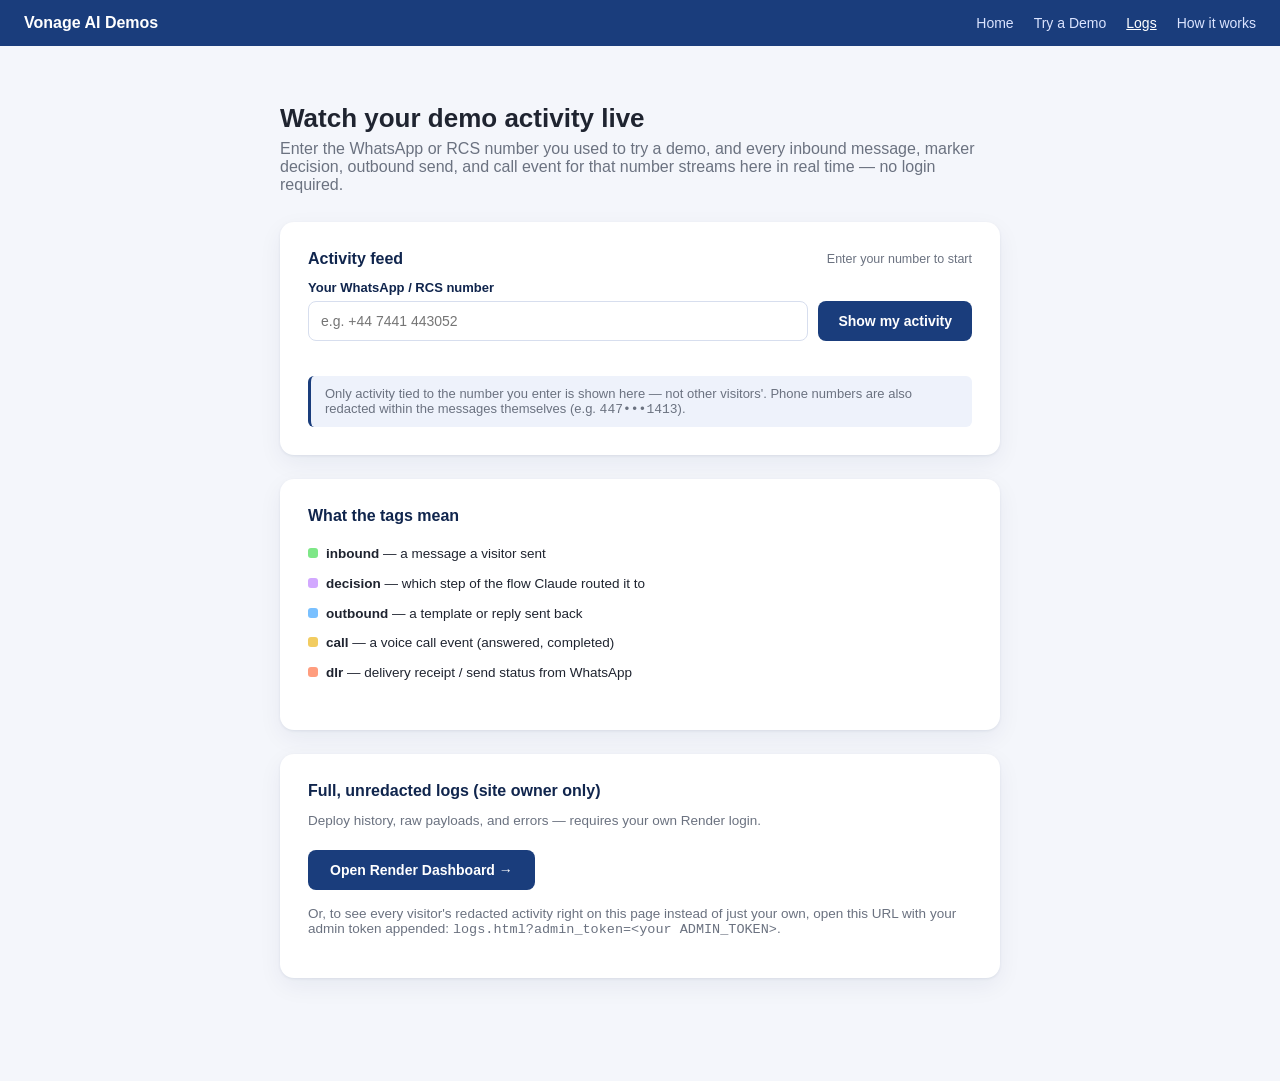
<file: logs.html>
<!DOCTYPE html>
<html lang="en">
<head>
<meta charset="UTF-8">
<meta name="viewport" content="width=device-width, initial-scale=1.0">
<title>Logs — Vonage AI Demos</title>
<link rel="stylesheet" href="site.css">
<script src="site.js"></script>
<style>
  main { max-width: 760px; margin: 0 auto; padding: 40px 20px 80px; }
  h1 { font-size: 26px; margin-bottom: 6px; }
  p.lead { color: var(--muted); margin-top: 0; margin-bottom: 28px; }
  .card {
    background: var(--card);
    border-radius: 14px;
    padding: 28px;
    box-shadow: var(--shadow);
    margin-bottom: 24px;
  }
  .card h2 { font-size: 16px; margin-top: 0; color: var(--navy-dark); }
  .card-head {
    display: flex;
    align-items: center;
    justify-content: space-between;
    gap: 12px;
    flex-wrap: wrap;
    margin-bottom: 12px;
  }
  #feedStatus { font-size: 12.5px; color: var(--muted); }
  ol, ul.legend { padding-left: 20px; line-height: 1.9; }
  ul.legend { list-style: none; padding-left: 0; }
  ul.legend li { margin-bottom: 4px; font-size: 13.5px; }
  ul.legend .swatch {
    display: inline-block;
    width: 10px; height: 10px;
    border-radius: 3px;
    margin-right: 8px;
  }
  a.dashboard-btn {
    display: inline-block;
    margin-top: 8px;
    background: var(--navy);
    color: #fff;
    text-decoration: none;
    padding: 12px 22px;
    border-radius: 8px;
    font-weight: 600;
    font-size: 14px;
  }
  a.dashboard-btn:hover { background: var(--navy-dark); }
  .terminal {
    background: #0d1220;
    color: #cfe0ff;
    font-family: "SF Mono", Menlo, Consolas, monospace;
    font-size: 12.5px;
    line-height: 1.8;
    border-radius: 10px;
    padding: 18px;
    overflow-x: auto;
    white-space: pre-wrap;
    min-height: 120px;
    max-height: 420px;
    overflow-y: auto;
  }
  .terminal .tag-in { color: #7ee787; }
  .terminal .tag-out { color: #79c0ff; }
  .terminal .tag-decision { color: #d2a8ff; }
  .terminal .tag-call { color: #f2cc60; }
  .terminal .tag-dlr { color: #ff9d7e; }
  .terminal .dim { color: #6b7280; }
  .privacy-note {
    font-size: 13px;
    color: var(--muted);
    background: #eef2fb;
    border-left: 3px solid var(--navy);
    padding: 10px 14px;
    border-radius: 6px;
    margin-top: 16px;
  }
  .logs-gate {
    display: flex;
    gap: 10px;
    flex-wrap: wrap;
    align-items: flex-end;
    margin-bottom: 6px;
  }
  .logs-gate .field-wrap { flex: 1 1 240px; }
  .logs-gate label {
    display: block;
    font-size: 13px;
    font-weight: 600;
    color: var(--navy-dark);
    margin-bottom: 6px;
  }
  .logs-gate input {
    width: 100%;
    box-sizing: border-box;
    padding: 11px 12px;
    border: 1px solid #d7deee;
    border-radius: 8px;
    font-size: 14px;
  }
  .logs-gate button {
    background: var(--navy);
    color: #fff;
    border: none;
    padding: 12px 20px;
    border-radius: 8px;
    font-weight: 600;
    font-size: 14px;
    cursor: pointer;
  }
  .logs-gate button:hover { background: var(--navy-dark); }
  .gate-error {
    font-size: 13px;
    color: #b42318;
    margin: 4px 0 14px;
    min-height: 1em;
  }
  .change-number-row {
    font-size: 13px;
    color: var(--muted);
    margin-bottom: 12px;
  }
  .change-number-row a { color: var(--navy); cursor: pointer; text-decoration: underline; }
  .admin-badge {
    display: inline-block;
    font-size: 11px;
    font-weight: 700;
    letter-spacing: 0.02em;
    text-transform: uppercase;
    background: #fde8d7;
    color: #9a4b0a;
    padding: 3px 8px;
    border-radius: 5px;
    margin-bottom: 12px;
  }
</style>
</head>
<body>

<nav>
  <span class="brand">Vonage AI Demos</span>
  <a href="index.html">Home</a>
  <a href="demo.html">Try a Demo</a>
  <a href="logs.html" class="active">Logs</a>
  <a href="architecture.html">How it works</a>
</nav>

<main>
  <h1>Watch your demo activity live</h1>
  <p class="lead" id="pageLead">Enter the WhatsApp or RCS number you used to try a demo, and every inbound message, marker decision, outbound send, and call event for that number streams here in real time — no login required.</p>

  <div class="card">
    <div class="card-head">
      <h2 style="margin:0;">Activity feed</h2>
      <span id="feedStatus">Enter your number to start</span>
    </div>

    <span class="admin-badge" id="adminBadge" style="display:none;">Admin view — all visitors</span>

    <form id="logsGateForm" class="logs-gate">
      <div class="field-wrap">
        <label for="logsPhone">Your WhatsApp / RCS number</label>
        <input type="tel" id="logsPhone" placeholder="e.g. +44 7441 443052" autocomplete="tel">
      </div>
      <button type="submit">Show my activity</button>
    </form>
    <p class="gate-error" id="logsGateError"></p>

    <p class="change-number-row" id="changeNumberRow" style="display:none;">
      Showing activity for <strong id="shownNumber"></strong> — <a id="changeNumberLink">not you? change number</a>
    </p>

    <div class="terminal" id="liveFeed" style="display:none;">Waiting for activity…</div>
    <div class="privacy-note" id="privacyNote">Only activity tied to the number you enter is shown here — not other visitors'. Phone numbers are also redacted within the messages themselves (e.g. <code>447•••1413</code>).</div>
  </div>

  <div class="card">
    <h2>What the tags mean</h2>
    <ul class="legend">
      <li><span class="swatch" style="background:#7ee787;"></span><strong>inbound</strong> — a message a visitor sent</li>
      <li><span class="swatch" style="background:#d2a8ff;"></span><strong>decision</strong> — which step of the flow Claude routed it to</li>
      <li><span class="swatch" style="background:#79c0ff;"></span><strong>outbound</strong> — a template or reply sent back</li>
      <li><span class="swatch" style="background:#f2cc60;"></span><strong>call</strong> — a voice call event (answered, completed)</li>
      <li><span class="swatch" style="background:#ff9d7e;"></span><strong>dlr</strong> — delivery receipt / send status from WhatsApp</li>
    </ul>
  </div>

  <div class="card">
    <h2>Full, unredacted logs (site owner only)</h2>
    <p style="font-size: 13.5px; color: var(--muted);">Deploy history, raw payloads, and errors — requires your own Render login.</p>
    <a class="dashboard-btn" href="https://dashboard.render.com" target="_blank" rel="noopener">Open Render Dashboard →</a>
    <p style="font-size: 13.5px; color: var(--muted); margin-top: 16px;">Or, to see every visitor's redacted activity right on this page instead of just your own, open this URL with your admin token appended: <code>logs.html?admin_token=&lt;your ADMIN_TOKEN&gt;</code>.</p>
  </div>
</main>

<script>
  // Points at the backend that powers the demo(s). If you add a demo
  // hosted on a different backend, this page would need a way to pick
  // which one to poll — fine for a single-backend portfolio for now.
  const API_BASE = 'https://websocketcalls.onrender.com';

  const feedEl = document.getElementById('liveFeed');
  const statusEl = document.getElementById('feedStatus');
  const gateForm = document.getElementById('logsGateForm');
  const gateError = document.getElementById('logsGateError');
  const phoneInput = document.getElementById('logsPhone');
  const changeNumberRow = document.getElementById('changeNumberRow');
  const changeNumberLink = document.getElementById('changeNumberLink');
  const shownNumberEl = document.getElementById('shownNumber');
  const adminBadge = document.getElementById('adminBadge');
  const pageLead = document.getElementById('pageLead');
  const privacyNote = document.getElementById('privacyNote');
  const tagClass = { inbound: 'tag-in', decision: 'tag-decision', outbound: 'tag-out', call: 'tag-call', dlr: 'tag-dlr' };

  // Sept 2026 (Henry): this page used to poll /api/logs with no scoping at
  // all — every visitor's activity, live, to anyone who opened the URL.
  // Now it only starts polling once a visitor enters their OWN number
  // (below), and the backend only ever returns events tied to that number
  // (see server.js's /api/logs and lib/activityLog.js's getEventsForPhone).
  // The one exception is ?admin_token=<ADMIN_TOKEN> in this page's own URL,
  // which unlocks the full unredacted-phone-digits feed for the site
  // owner — same admin token used by the other diagnostic routes.
  const adminToken = new URLSearchParams(location.search).get('admin_token');

  function escapeHtml(s) {
    return String(s).replace(/[&<>"']/g, (c) => ({ '&': '&amp;', '<': '&lt;', '>': '&gt;', '"': '&quot;', "'": '&#39;' }[c]));
  }

  // Cheap skip so a tab left open mid-demo isn't re-rendering the same
  // 40 lines every 4s for no reason — only touches the DOM when the feed
  // actually changed since the last poll.
  let lastEventsKey = '';

  function renderFeed(events) {
    if (!events.length) {
      feedEl.textContent = 'No activity yet — try the demo to see it appear here.';
      return;
    }
    const key = events.length + ':' + events[events.length - 1].ts;
    if (key === lastEventsKey) return;
    lastEventsKey = key;
    feedEl.innerHTML = events
      .slice(-40)
      .reverse()
      .map((e) => {
        const time = new Date(e.ts).toLocaleTimeString();
        const cls = tagClass[e.type] || 'dim';
        return `<span class="dim">[${time}]</span> <span class="${cls}">${e.type}</span>  ${escapeHtml(e.message)}`;
      })
      .join('\n');
  }

  let currentPhone = '';

  function buildLogsUrl() {
    if (adminToken) return `${API_BASE}/api/logs?admin_token=${encodeURIComponent(adminToken)}`;
    return `${API_BASE}/api/logs?phone=${encodeURIComponent(currentPhone)}`;
  }

  async function pollLogs() {
    try {
      const res = await fetch(buildLogsUrl(), { cache: 'no-store' });
      if (!res.ok) throw new Error('status ' + res.status);
      const data = await res.json();
      renderFeed(data.events || []);
      statusEl.textContent = '● Live — updated ' + new Date().toLocaleTimeString();
      statusEl.style.color = '#16a34a';
    } catch (err) {
      statusEl.textContent = 'Waking up the server… (Render free tier can take up to ~50s on first load)';
      statusEl.style.color = '#c2760a';
    }
  }

  // Pauses polling while the tab is hidden (backgrounded or minimized) —
  // this page is the one most likely left open on a laptop through an
  // entire demo, so an idle background tab shouldn't keep hitting the
  // backend every 4s. Resumes (and polls immediately, not after another
  // 4s wait) as soon as it's visible again.
  let pollTimer = null;
  function startPolling() {
    if (pollTimer) return;
    lastEventsKey = ''; // force a re-render on the next poll after a number/mode change
    pollLogs();
    pollTimer = setInterval(pollLogs, 4000);
  }
  function stopPolling() {
    if (!pollTimer) return;
    clearInterval(pollTimer);
    pollTimer = null;
  }
  document.addEventListener('visibilitychange', () => {
    if (document.hidden) stopPolling();
    else if (adminToken || currentPhone) startPolling();
  });

  function showFeedFor(label) {
    gateForm.style.display = 'none';
    gateError.textContent = '';
    changeNumberRow.style.display = adminToken ? 'none' : 'flex';
    shownNumberEl.textContent = label;
    feedEl.style.display = 'block';
    feedEl.textContent = 'Waiting for activity…';
    startPolling();
  }

  if (adminToken) {
    // Owner view: skip the number gate entirely, show everything.
    adminBadge.style.display = 'inline-block';
    pageLead.textContent = 'Admin view — every visitor\'s redacted activity across all demos streams here in real time.';
    privacyNote.textContent = 'Phone numbers are still redacted in every message (e.g. 447•••1413) — this admin view only removes the per-visitor scoping, not the redaction.';
    showFeedFor('everyone (admin view)');
  } else {
    gateForm.addEventListener('submit', (e) => {
      e.preventDefault();
      const raw = phoneInput.value.trim();
      if (!raw) {
        gateError.textContent = 'Enter your WhatsApp or RCS number to continue.';
        return;
      }
      if (!isValidInternationalPhone(raw)) {
        gateError.textContent = 'Enter your number in international format, including the country code (e.g. +44 7441 443052).';
        return;
      }
      currentPhone = raw;
      showFeedFor(raw);
    });

    changeNumberLink.addEventListener('click', () => {
      stopPolling();
      currentPhone = '';
      feedEl.style.display = 'none';
      changeNumberRow.style.display = 'none';
      gateForm.style.display = 'flex';
      phoneInput.focus();
    });
  }
</script>

</body>
</html>
</file>
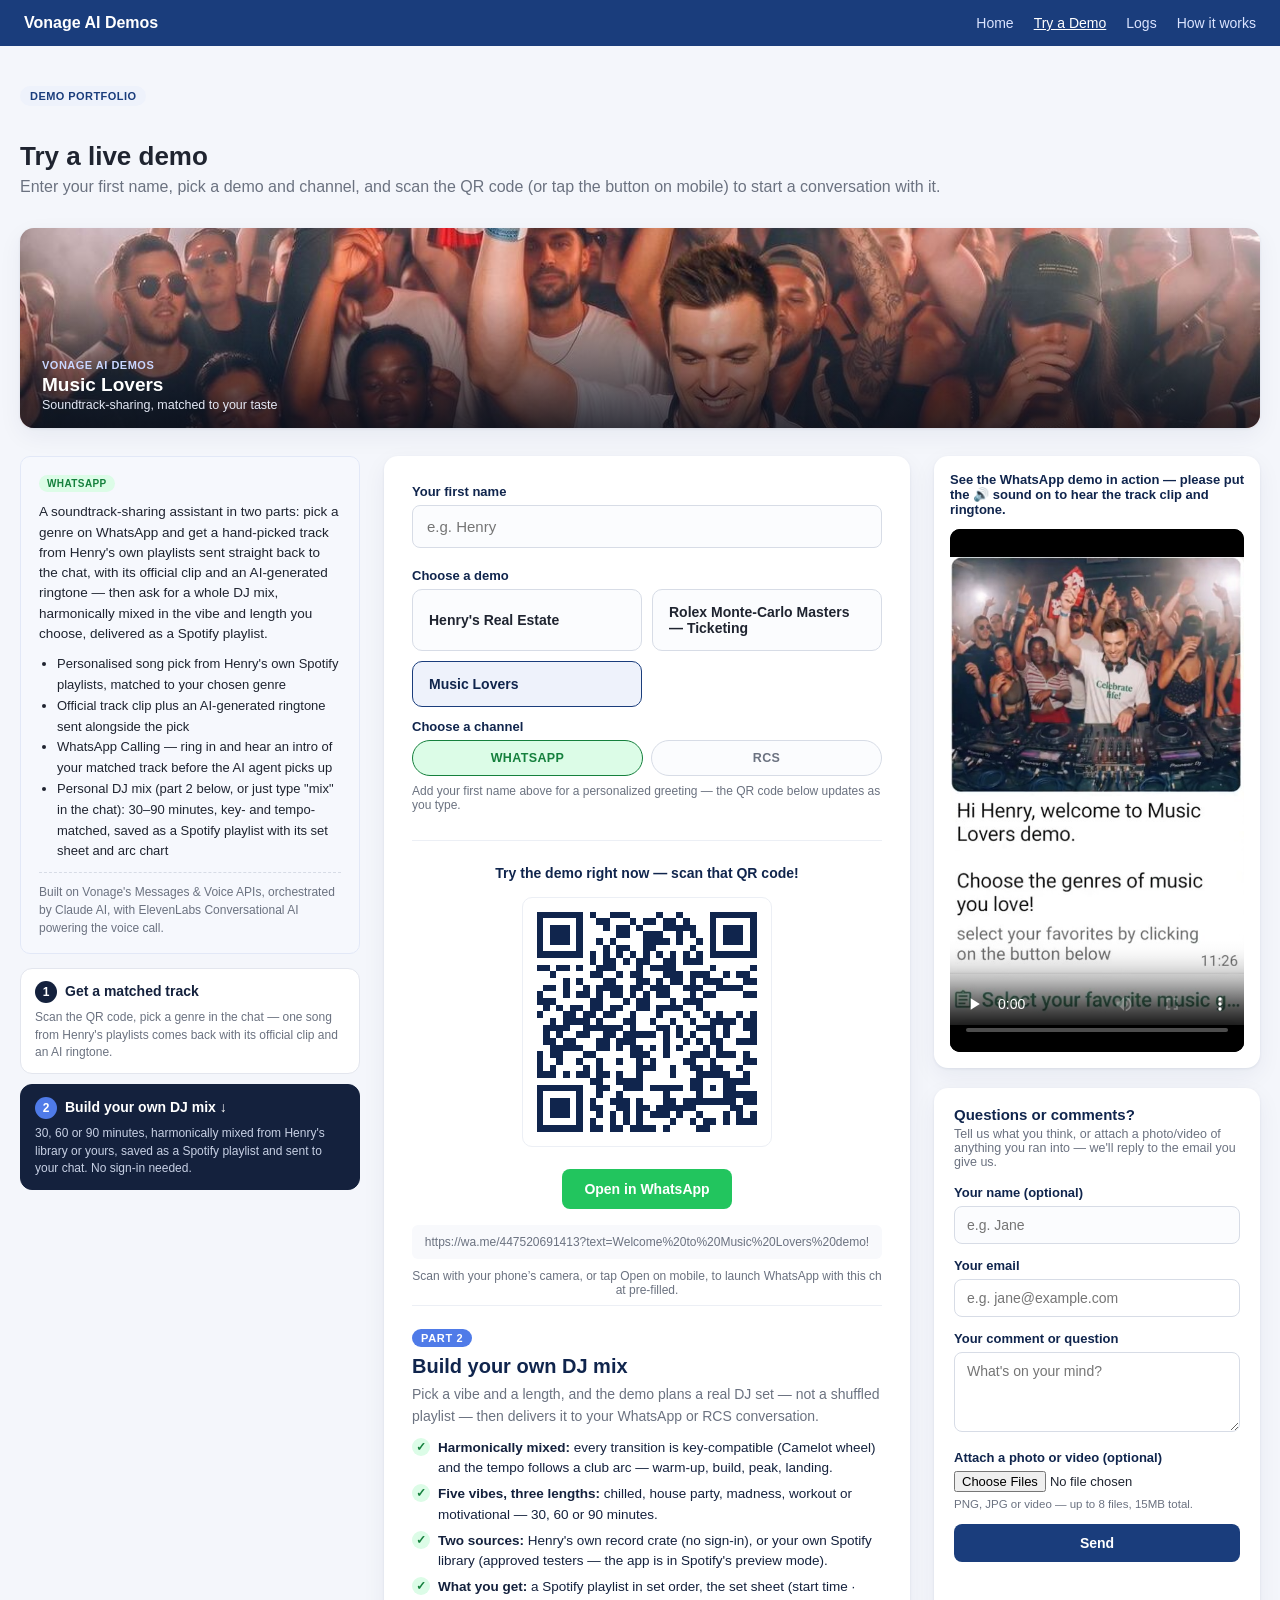
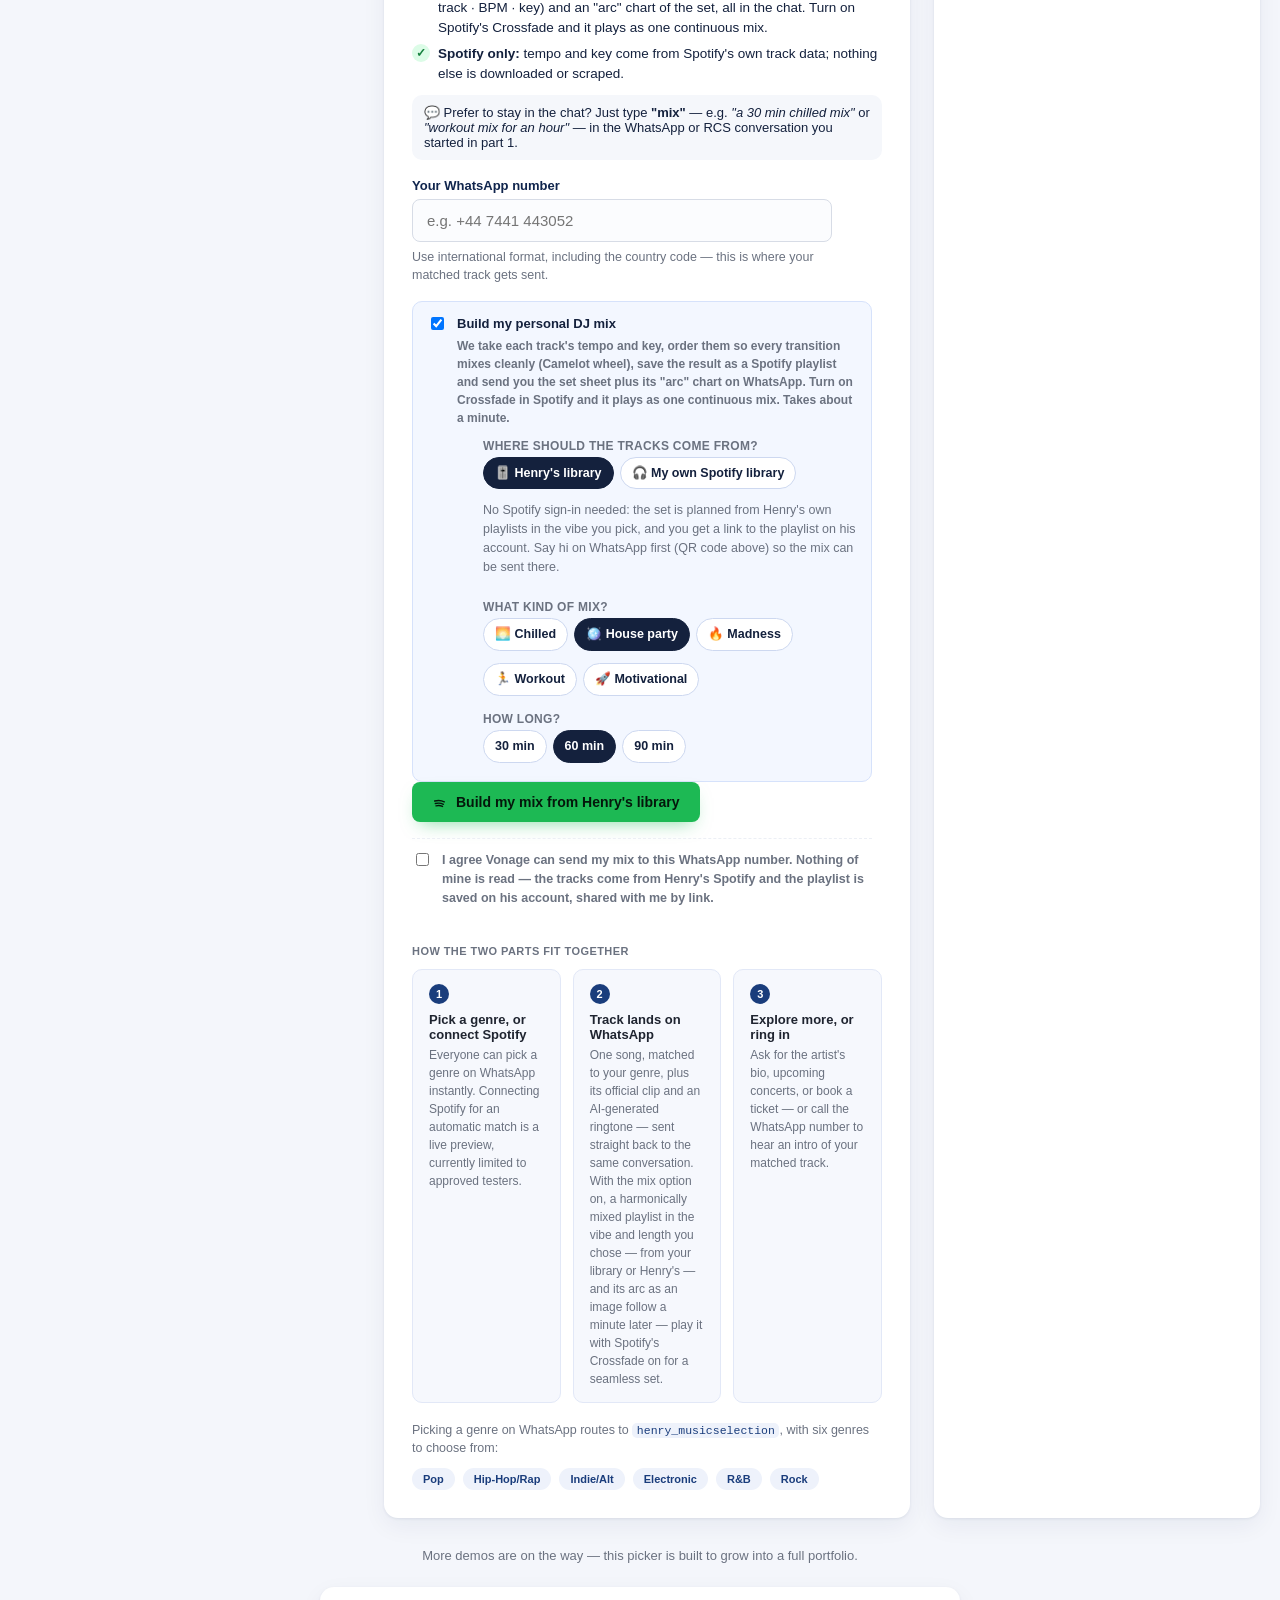
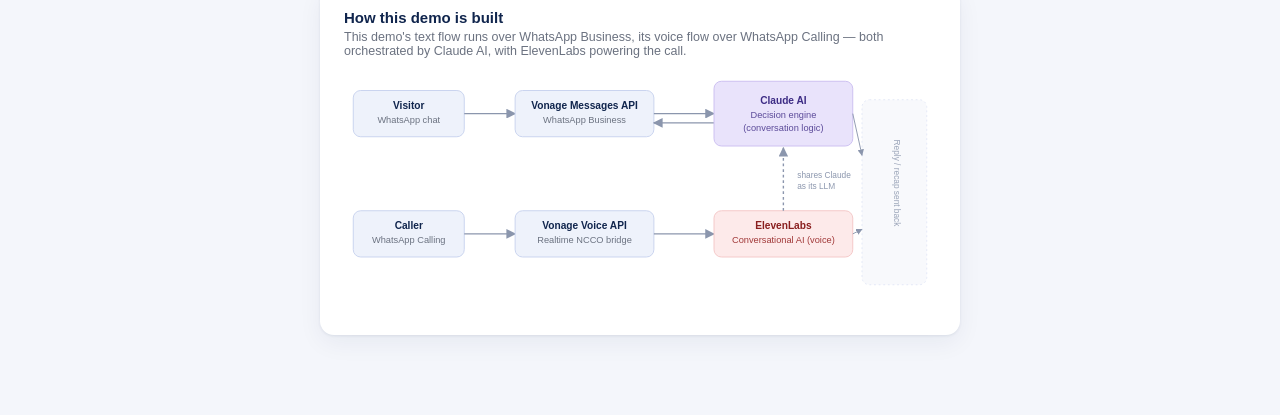
<file: music-lovers.html>
<!DOCTYPE html>
<html lang="en">
<head>
<meta charset="UTF-8">
<meta name="viewport" content="width=device-width, initial-scale=1.0">
<!-- Sept 2026 (Henry): Music Lovers no longer has its own dedicated page
     — it's now a family card inside demo.html's "Try a Demo" picker,
     same as Real Estate and Ticketing (see that file's DEMOS array, id
     'henry-music-lovers'). This file is kept only as a redirect stub, so
     any already-printed QR code, bookmark, or shared link pointing here
     (and the Spotify OAuth callback's MUSIC_LOVERS_PAGE_URL, before that
     env var was updated — see websocketcalls' server.js) still lands
     somewhere useful instead of a dead page. Safe to delete outright once
     nothing external still points here. -->
<title>Redirecting… — Vonage AI Demos</title>
<script>
  // Carries through a ?spotify=... status param from the OAuth callback
  // (see server.js's /api/spotify-callback) so a visitor mid-flow still
  // lands with the right confirmation message on demo.html, instead of
  // that param being silently dropped by the redirect.
  var target = 'demo.html?demo=henry-music-lovers';
  var spotify = new URLSearchParams(window.location.search).get('spotify');
  if (spotify) target += '&spotify=' + encodeURIComponent(spotify);
  window.location.replace(target);
</script>
<meta http-equiv="refresh" content="0; url=demo.html?demo=henry-music-lovers">
</head>
<body>
<p>Music Lovers has moved — redirecting to <a href="demo.html?demo=henry-music-lovers">Try a Demo</a>.</p>
</body>
</html>
</file>
<file: site.css>
/* Shared design tokens + base layout for every page on this site
   (index.html, demo.html, architecture.html, logs.html,
   music-lovers.html). Load this before each page's own <style> block —
   a page can still define its own page-specific rules/tokens after this,
   it just shouldn't redefine anything already here.

   Extracted 2026-09: previously each page hand-rolled its own identical
   (or near-identical, see music-lovers.html's differently-named tokens)
   copy of the :root tokens and nav styling, so a rebrand or a WABA
   number/API host change meant a find-and-replace across every file
   instead of a one-line edit here. See also site.js for the shared JS
   this pairs with (phone/email validation, the QR-render helper). */
:root {
  --navy: #1a3d7c;
  --navy-dark: #10254d;
  --bg: #f4f6fb;
  --card: #ffffff;
  --text: #1f2430;
  --muted: #6b7280;
  --accent: #22c55e;
  --shadow: 0 1px 3px rgba(16, 37, 77, 0.08), 0 8px 24px rgba(16, 37, 77, 0.06);
  --font-sans: -apple-system, BlinkMacSystemFont, "Segoe UI", Roboto, Helvetica, Arial, sans-serif;
}

* { box-sizing: border-box; }

body {
  margin: 0;
  font-family: var(--font-sans);
  background: var(--bg);
  color: var(--text);
}

nav {
  background: var(--navy);
  padding: 14px 24px;
  display: flex;
  gap: 20px;
  align-items: center;
  flex-wrap: wrap;
}
nav a { color: #dbe4ff; text-decoration: none; font-size: 14px; font-weight: 500; }
nav a.active, nav a:hover { color: #fff; text-decoration: underline; }
nav .brand { color: #fff; font-weight: 700; margin-right: auto; font-size: 16px; }
</file>
